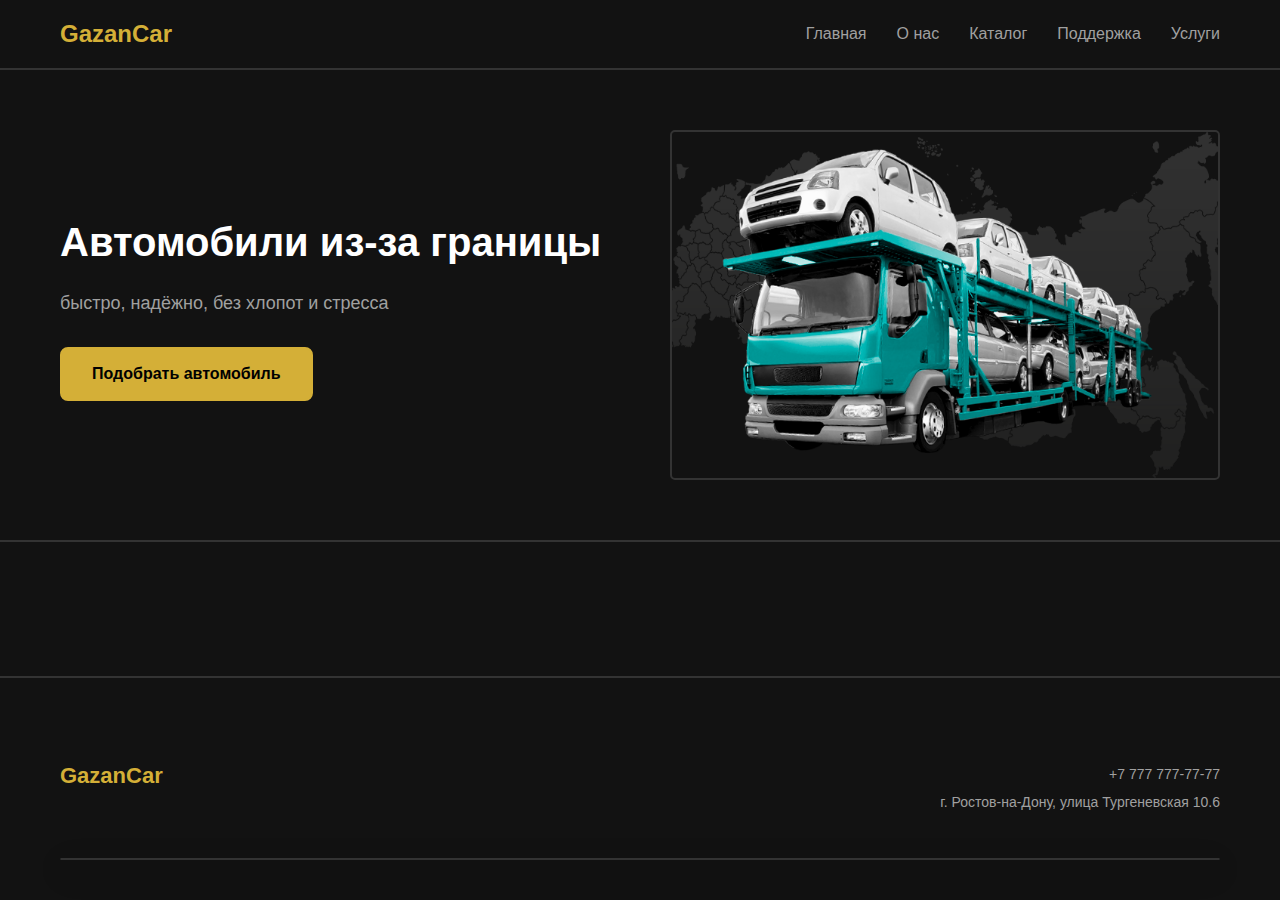
<file: index.html>
<!DOCTYPE html>
<html lang="ru">
<head>
    <meta charset="UTF-8">
    <meta name="viewport" content="width=device-width, initial-scale=1.0">
    <meta name="description" content="GazanCar — подбор и доставка автомобилей из Европы, США и Азии с полной поддержкой: подбор, проверка, доставка, оформление.">
    <meta name="keywords" content="автомобиль из европы, авто из сша, авто из азии, купить машину за границей, подбор авто, доставка авто, GazanCar">
    <title>GazanCar - Автомобили из-за границы</title>
    <link rel="stylesheet" href="css/base.css">
    <link rel="stylesheet" href="css/header.css">
    <link rel="stylesheet" href="css/hero.css">
    <link rel="stylesheet" href="css/buttons.css">
    <link rel="stylesheet" href="css/footer.css">
    <link rel="stylesheet" href="css/responsive.css">
</head>
<body class="page">
    <header class="header page__header site-header">
        <div class="container">
            <div class="header-content site-header__content">
                <div class="logo site-header__logo">GazanCar</div>
                <nav class="nav site-header__nav" aria-label="Основная навигация">
                    <a href="index.html" class="nav-link site-header__link">Главная</a>
                    <a href="about.html" class="nav-link site-header__link">О нас</a>
                    <a href="catalog.html" class="nav-link site-header__link">Каталог</a>
                    <a href="contact.html" class="nav-link site-header__link">Поддержка</a>
                    <a href="services.html" class="nav-link site-header__link">Услуги</a>
                </nav>
            </div>
        </div>
    </header>

    <main class="page__main">
        <section id="hero" class="hero page__section hero--main">
        <div class="container">
                <div class="hero-content hero__content">
                    <div class="hero-text hero__text">
                        <h1 class="hero-title hero__title">Автомобили из-за границы</h1>
                        <p class="hero-subtitle hero__subtitle">быстро, надёжно, без хлопот и стресса</p>
                    <a href="catalog.html" class="btn-primary">Подобрать автомобиль</a>
                </div>
                    <div class="hero-image hero__image">
                        <img src="cars/zastavka 3.png" alt="Автомобили из-за границы" class="hero-car-image hero__image-content">
                </div>
            </div>
        </div>
        </section>
    </main>

    <footer class="footer page__footer">
        <div class="container">
            <div class="footer-content">
                <div class="footer-logo">GazanCar</div>
                <div class="footer-contact">
                    <p>+7 777 777-77-77</p>
                    <p>г. Ростов-на-Дону, улица Тургеневская 10.6</p>
                </div>
            </div>
            <div class="footer-map">
                <div class="footer-map__frame">
                    <script type="text/javascript" charset="utf-8" async
                        src="https://api-maps.yandex.ru/services/constructor/1.0/js/?um=constructor%3A6caa7d4ef11d6cbcf8a547b01a1f49b8f861519a54999314e1cf1a58839e0409&amp;width=100%25&amp;height=300&amp;lang=ru_RU&amp;scroll=true">
                    </script>
                </div>
            </div>
        </div>
    </footer>
</body>
</html>
</file>
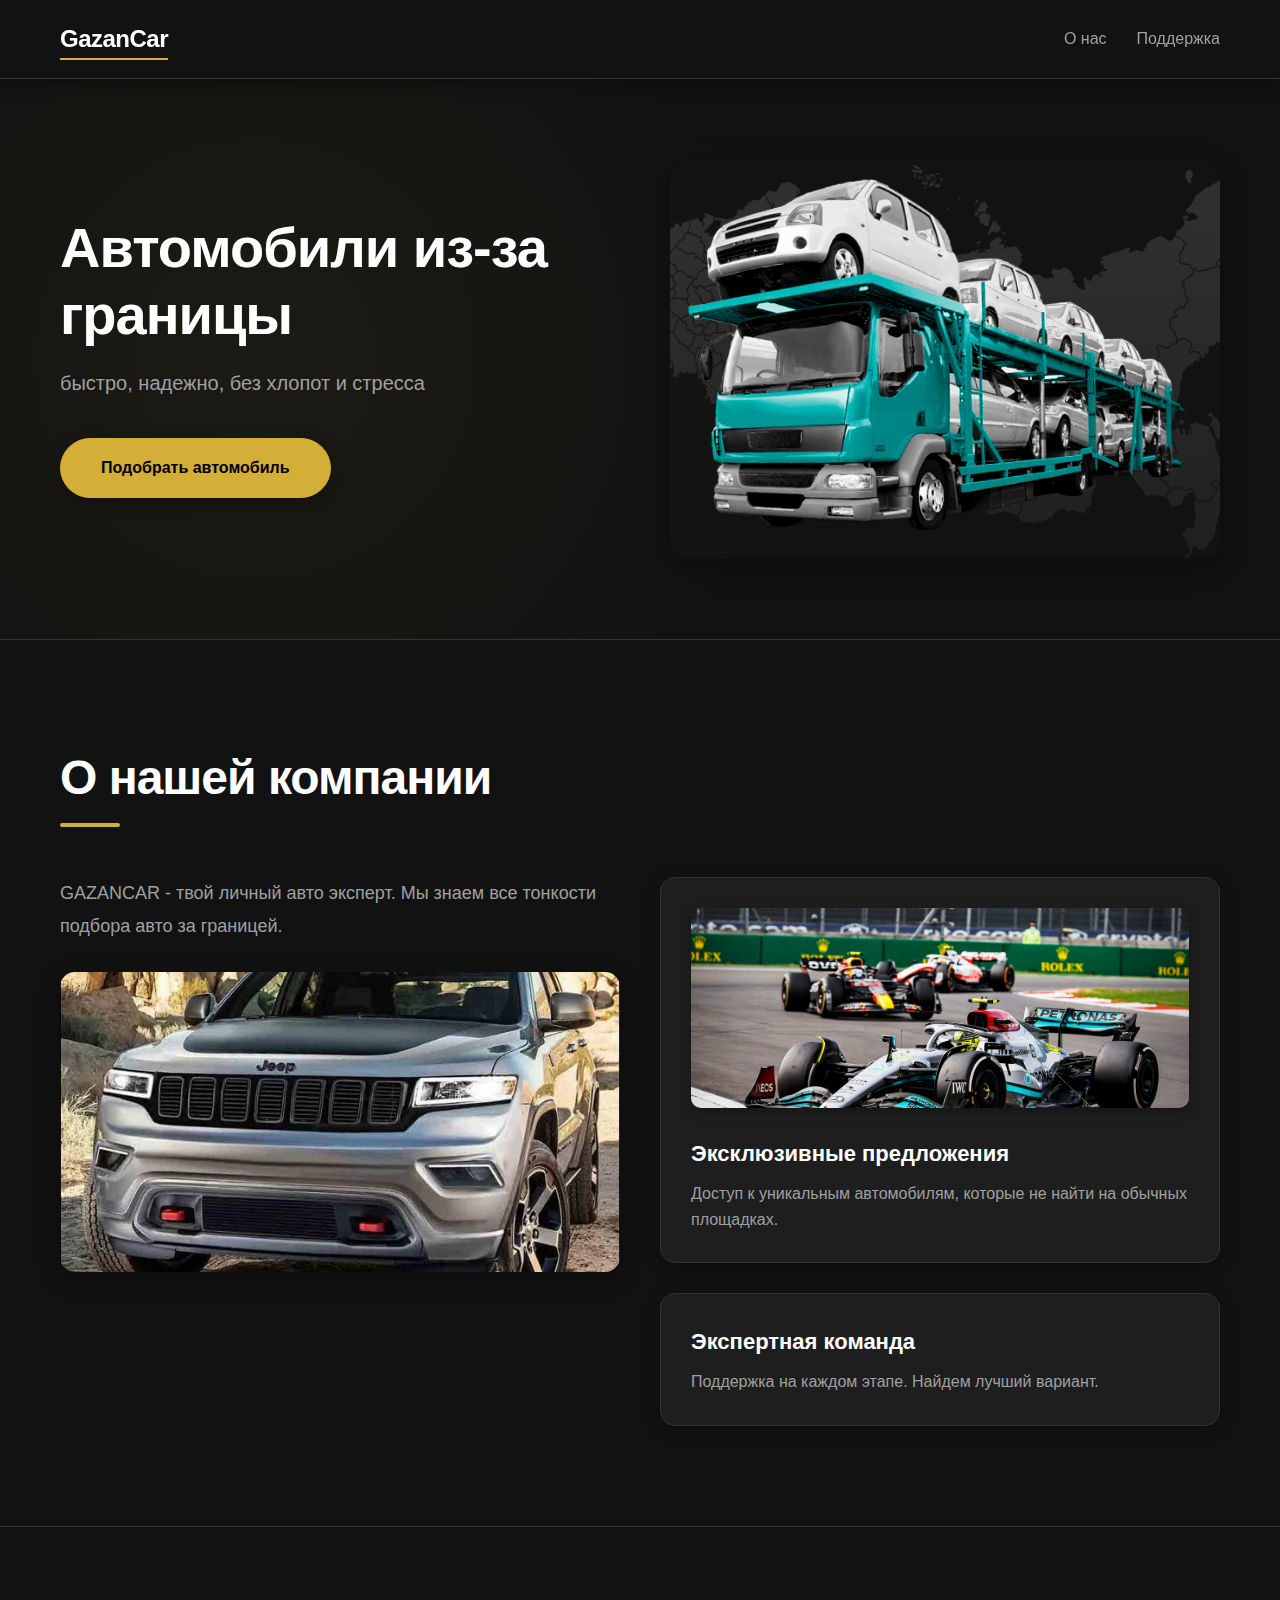
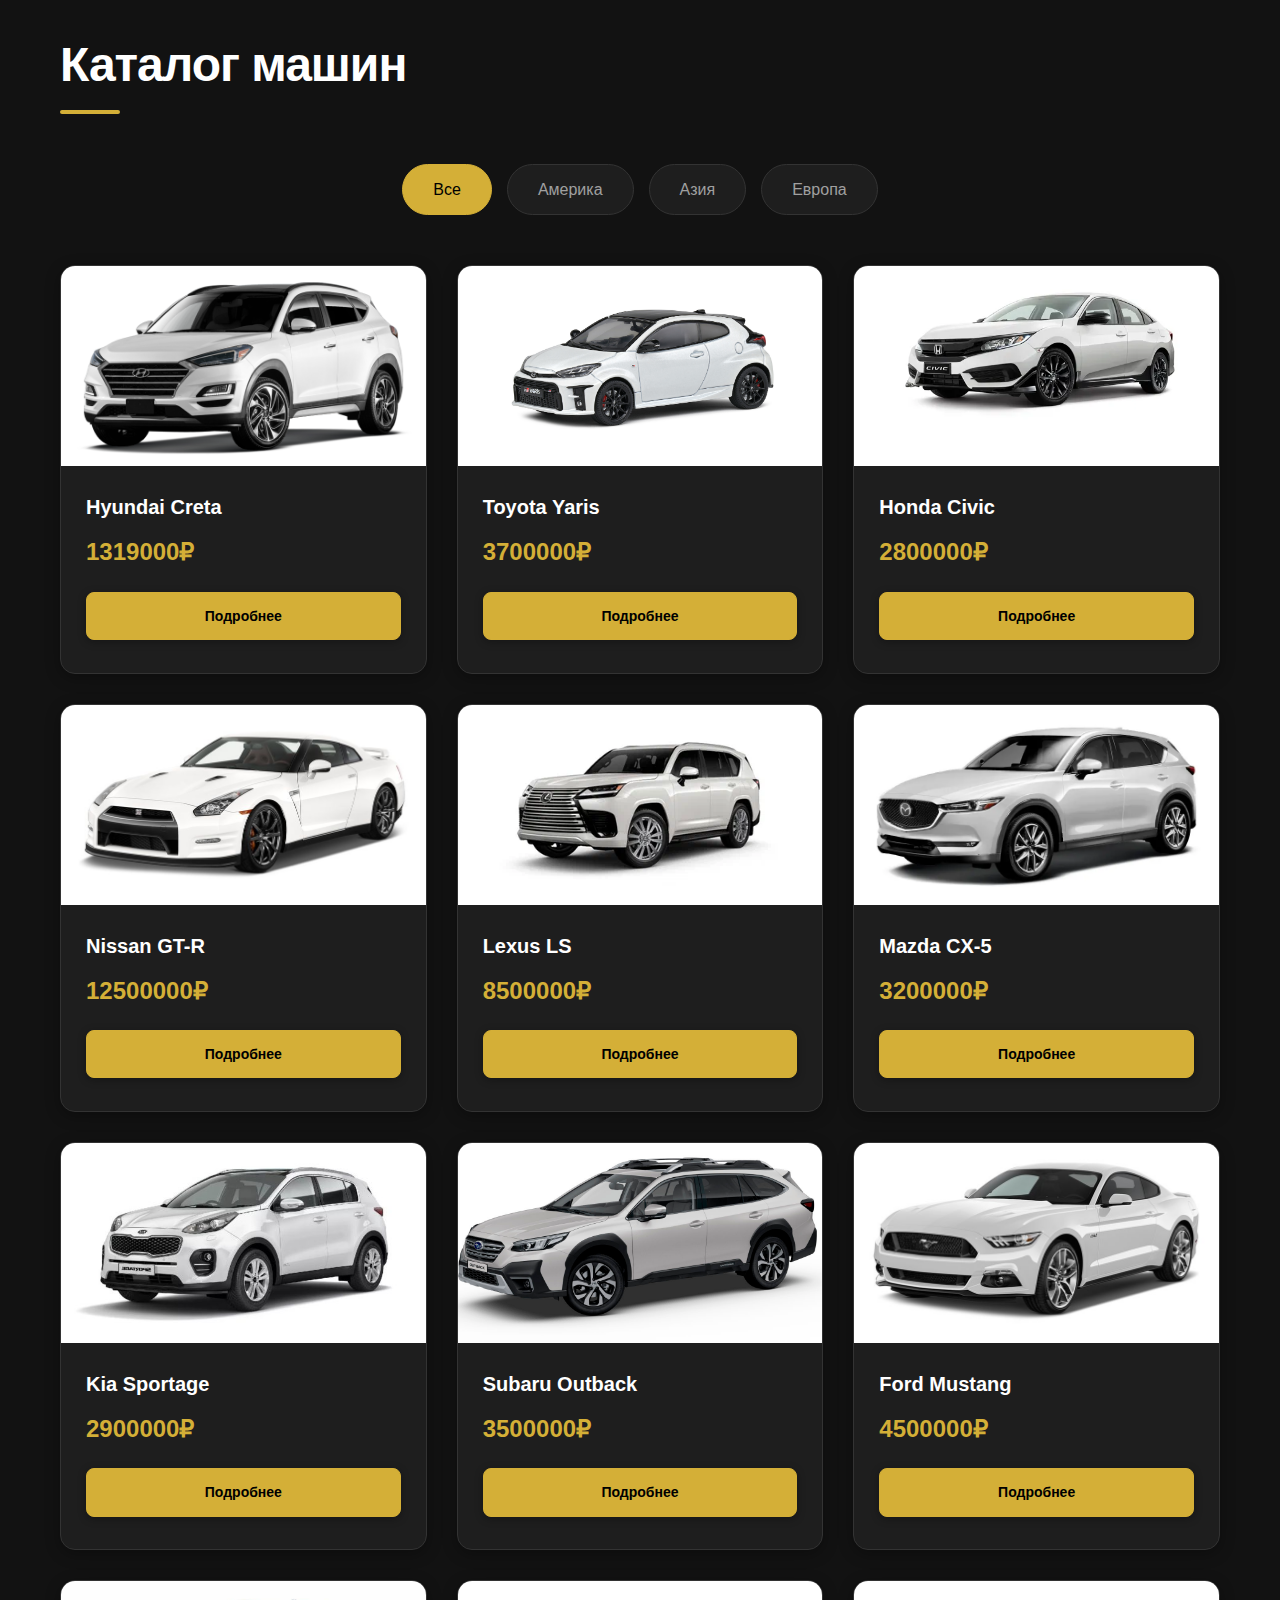
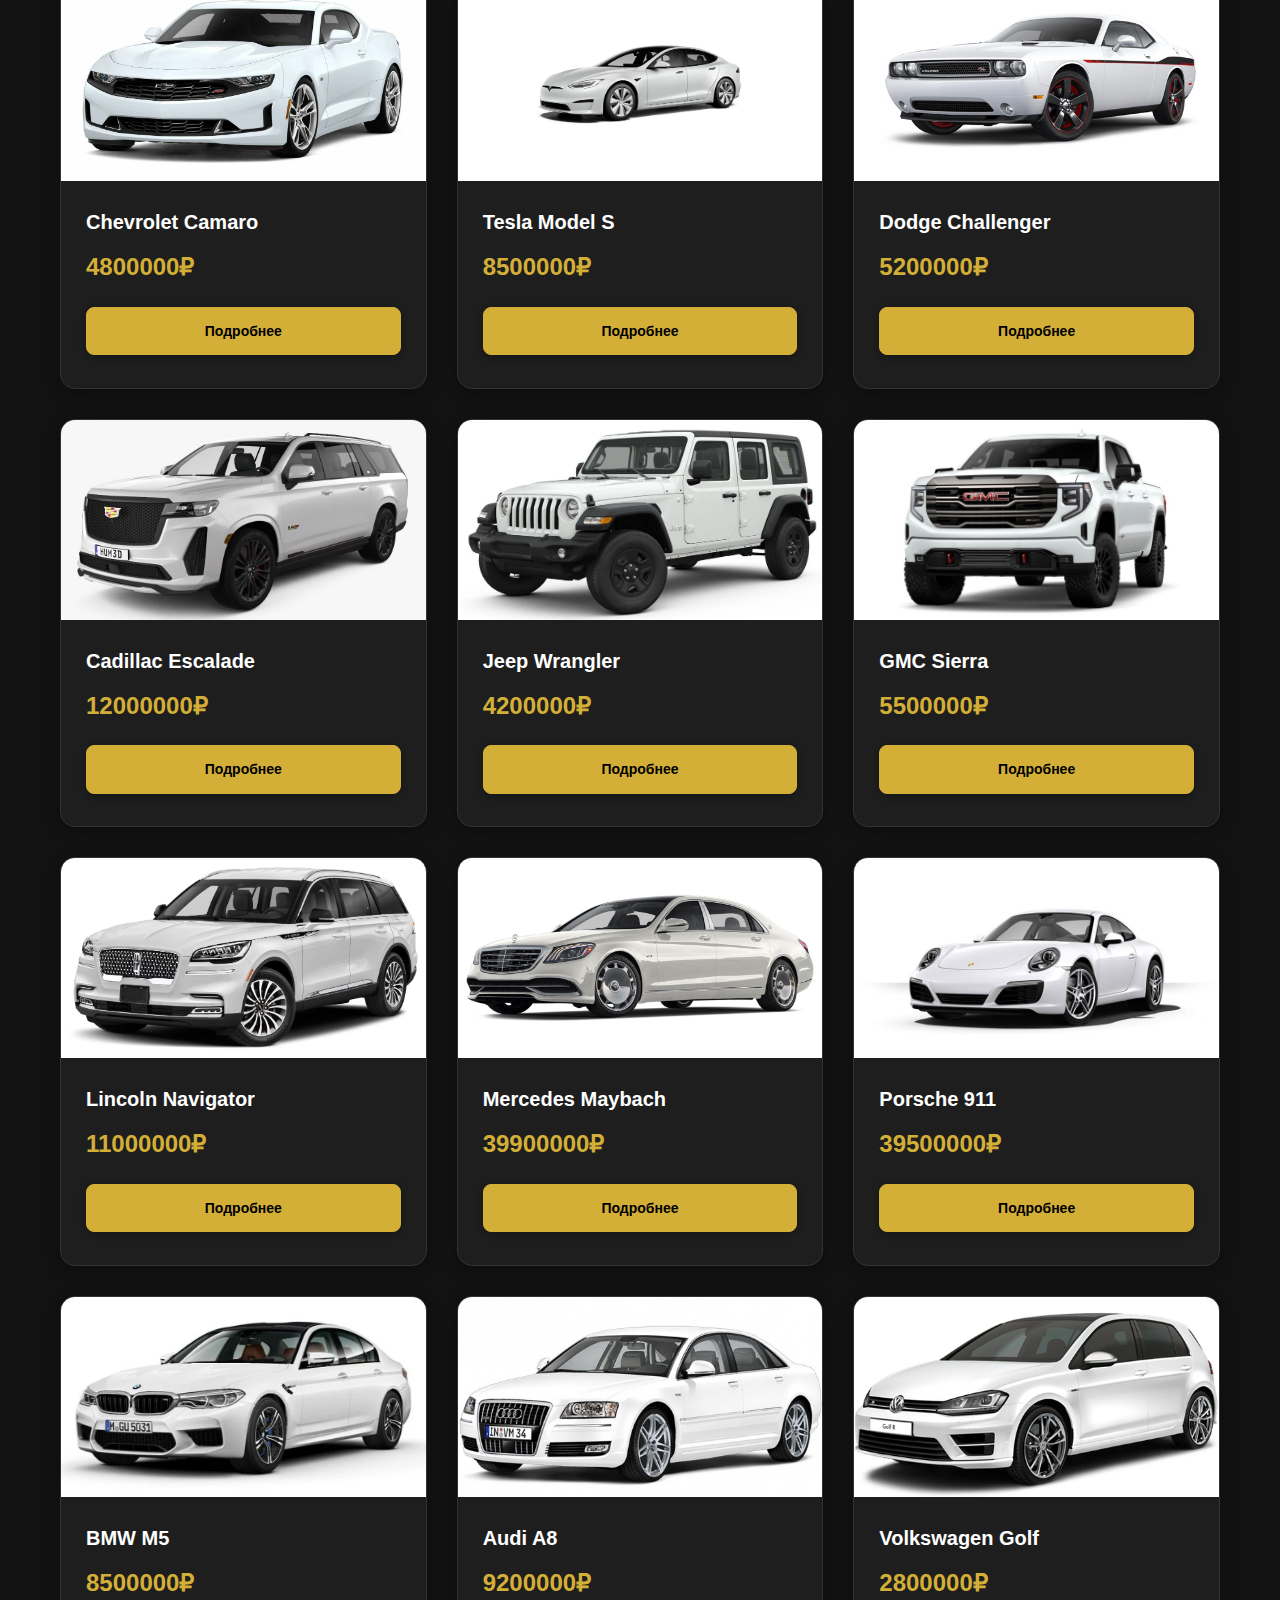
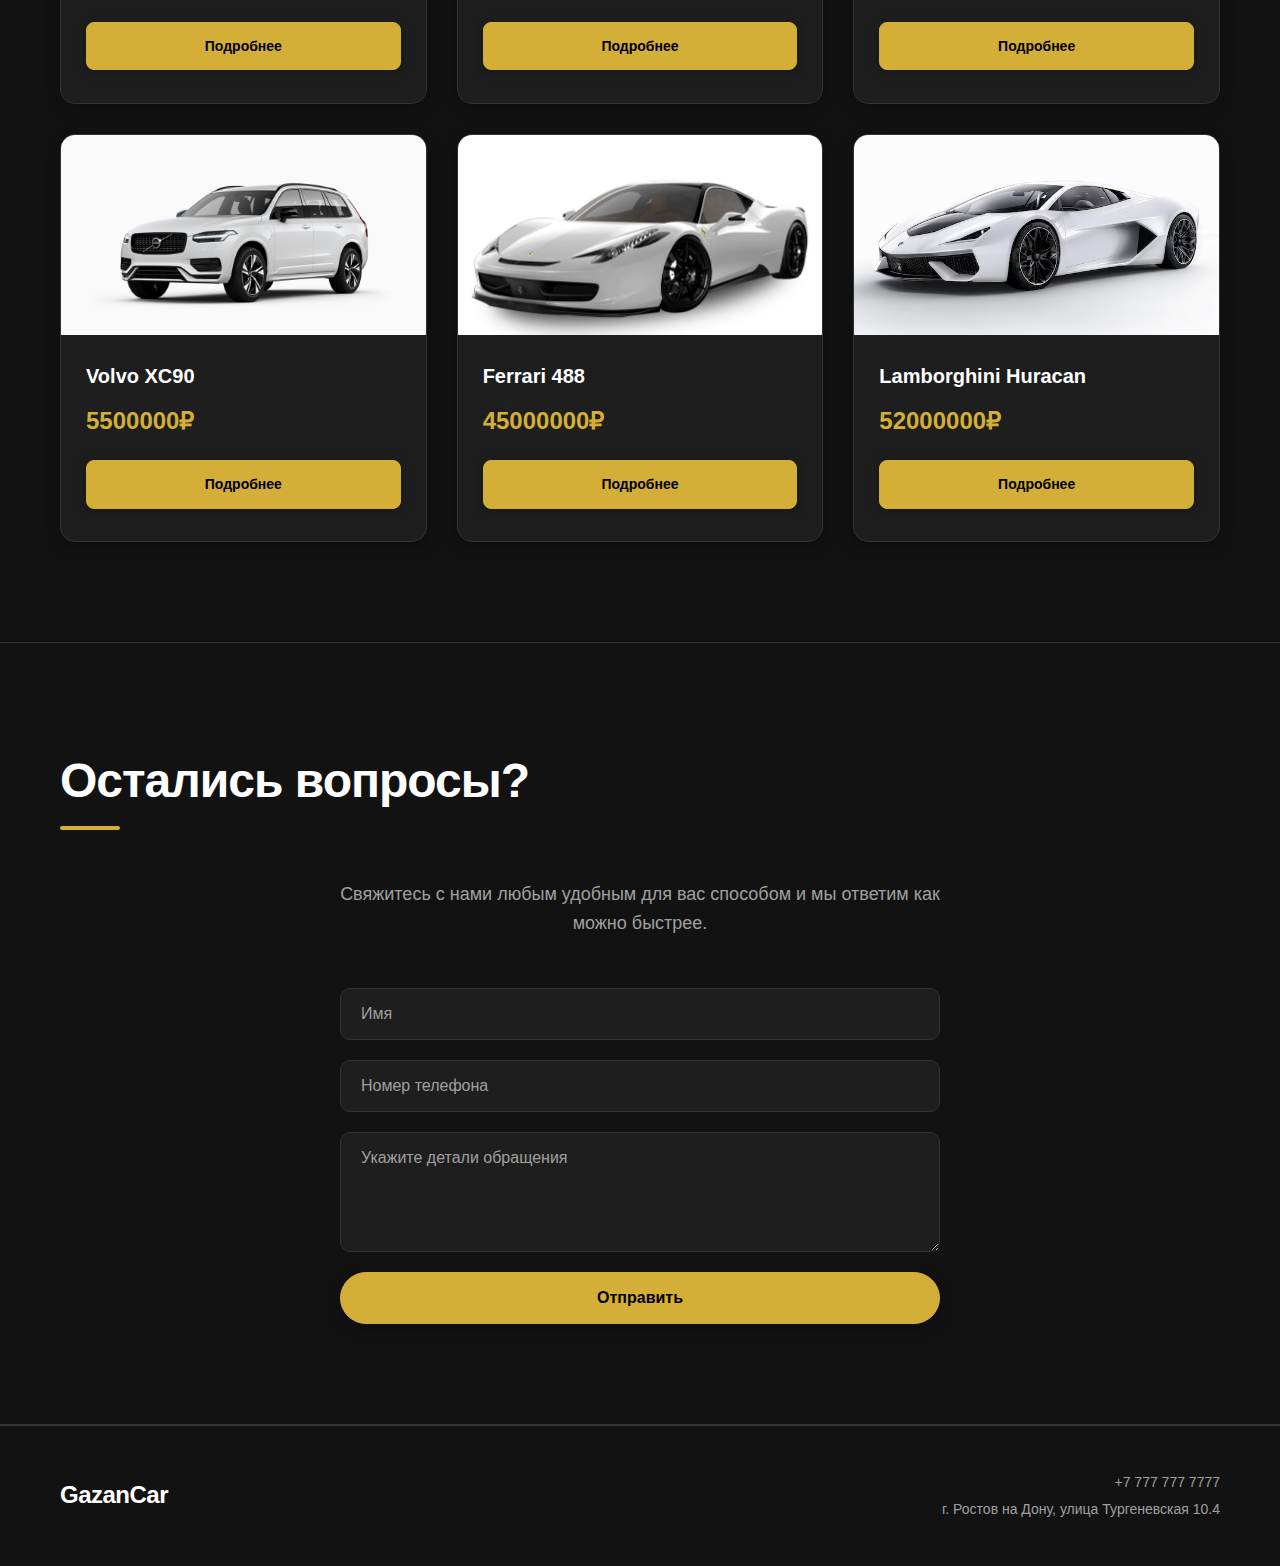
<file: site/index.html>
<!DOCTYPE html>
<html lang="ru">
<head>
    <meta charset="UTF-8">
    <meta name="viewport" content="width=device-width, initial-scale=1.0">
    <title>GazanCar - Автомобили из-за границы</title>
    <link rel="stylesheet" href="css/base.css">
    <link rel="stylesheet" href="css/header.css">
    <link rel="stylesheet" href="css/hero.css">
    <link rel="stylesheet" href="css/buttons.css">
    <link rel="stylesheet" href="css/about.css">
    <link rel="stylesheet" href="css/catalog.css">
    <link rel="stylesheet" href="css/contact.css">
    <link rel="stylesheet" href="css/footer.css">
    <link rel="stylesheet" href="css/modal.css">
    <link rel="stylesheet" href="css/responsive.css">
</head>
<body>
    <header class="header">
        <div class="container">
            <div class="header-content">
                <div class="logo">GazanCar</div>
                <nav class="nav">
                    <a href="#about" class="nav-link">О нас</a>
                    <a href="#contact" class="nav-link">Поддержка</a>
                </nav>
            </div>
        </div>
    </header>

    <section class="hero">
        <div class="container">
            <div class="hero-content">
                <div class="hero-text">
                    <h1 class="hero-title">Автомобили из-за границы</h1>
                    <p class="hero-subtitle">быстро, надежно, без хлопот и стресса</p>
                    <a href="#catalog" class="btn-primary">Подобрать автомобиль</a>
                </div>
                <div class="hero-image">
                    <img src="cars/zastavka 3.png" alt="Автомобили из-за границы" class="hero-car-image">
                </div>
            </div>
        </div>
    </section>

    <section id="about" class="about">
        <div class="container">
            <h2 class="section-title">О нашей компании</h2>
            <div class="about-content">
                <div class="about-main">
                    <p class="about-text">
                        GAZANCAR - твой личный авто эксперт. Мы знаем все тонкости подбора авто за границей.
                    </p>
                    <img src="cars/zastavka 1.jpg" alt="О нашей компании" class="about-image">
                </div>
                <div class="about-features">
                    <div class="feature-card">
                        <img src="cars/zastavka 2.jpg" alt="Эксклюзивные предложения" class="feature-image">
                        <h3>Эксклюзивные предложения</h3>
                        <p>Доступ к уникальным автомобилям, которые не найти на обычных площадках.</p>
                    </div>
                    <div class="feature-card">
                        <h3>Экспертная команда</h3>
                        <p>Поддержка на каждом этапе. Найдем лучший вариант.</p>
                    </div>
                </div>
            </div>
        </div>
    </section>

    <section id="catalog" class="catalog">
        <div class="container">
            <h2 class="section-title">Каталог машин</h2>
            <div class="catalog-filters">
                <label class="filter-btn">
                    <input type="radio" name="filter" value="all" checked>
                    <span>Все</span>
                </label>
                <label class="filter-btn">
                    <input type="radio" name="filter" value="america">
                    <span>Америка</span>
                </label>
                <label class="filter-btn">
                    <input type="radio" name="filter" value="asia">
                    <span>Азия</span>
                </label>
                <label class="filter-btn">
                    <input type="radio" name="filter" value="europe">
                    <span>Европа</span>
                </label>
            </div>
            <div class="catalog-grid">
                <div class="car-card" data-region="asia" data-car="hyundai-creta">
                    <img src="cars/hynday creta new.png" alt="Hyundai Creta" class="car-card-image" onerror="this.style.display='none'; this.nextElementSibling.style.display='block';">
                    <div class="car-card-image-placeholder" style="display:none;"></div>
                    <div class="car-card-info">
                        <h3 class="car-name">Hyundai Creta</h3>
                        <p class="car-price">1319000₽</p>
                        <a href="#modal-hyundai-creta" class="btn-secondary">Подробнее</a>
                    </div>
                </div>
                <div class="car-card" data-region="asia" data-car="toyota-yaris">
                    <img src="cars/toyota yaris.jpg" alt="Toyota Yaris" class="car-card-image" onerror="this.style.display='none'; this.nextElementSibling.style.display='block';">
                    <div class="car-card-image-placeholder" style="display:none;"></div>
                    <div class="car-card-info">
                        <h3 class="car-name">Toyota Yaris</h3>
                        <p class="car-price">3700000₽</p>
                        <a href="#modal-toyota-yaris" class="btn-secondary">Подробнее</a>
                    </div>
                </div>
                <div class="car-card" data-region="asia" data-car="honda-civic">
                    <img src="cars/honda-civik.webp" alt="Honda Civic" class="car-card-image" onerror="this.style.display='none'; this.nextElementSibling.style.display='block';">
                    <div class="car-card-image-placeholder" style="display:none;"></div>
                    <div class="car-card-info">
                        <h3 class="car-name">Honda Civic</h3>
                        <p class="car-price">2800000₽</p>
                        <a href="#modal-honda-civic" class="btn-secondary">Подробнее</a>
                    </div>
                </div>
                <div class="car-card" data-region="asia" data-car="nissan-gtr">
                    <img src="cars/nissan gt-r.png" alt="Nissan GT-R" class="car-card-image" onerror="this.style.display='none'; this.nextElementSibling.style.display='block';">
                    <div class="car-card-image-placeholder" style="display:none;"></div>
                    <div class="car-card-info">
                        <h3 class="car-name">Nissan GT-R</h3>
                        <p class="car-price">12500000₽</p>
                        <a href="#modal-nissan-gtr" class="btn-secondary">Подробнее</a>
                    </div>
                </div>
                <div class="car-card" data-region="asia" data-car="lexus-ls">
                    <img src="cars/lexus lx.webp" alt="Lexus LS" class="car-card-image" onerror="this.style.display='none'; this.nextElementSibling.style.display='block';">
                    <div class="car-card-image-placeholder" style="display:none;"></div>
                    <div class="car-card-info">
                        <h3 class="car-name">Lexus LS</h3>
                        <p class="car-price">8500000₽</p>
                        <a href="#modal-lexus-ls" class="btn-secondary">Подробнее</a>
                    </div>
                </div>
                <div class="car-card" data-region="asia" data-car="mazda-cx5">
                    <img src="cars/mazda cx-5.webp" alt="Mazda CX-5" class="car-card-image" onerror="this.style.display='none'; this.nextElementSibling.style.display='block';">
                    <div class="car-card-image-placeholder" style="display:none;"></div>
                    <div class="car-card-info">
                        <h3 class="car-name">Mazda CX-5</h3>
                        <p class="car-price">3200000₽</p>
                        <a href="#modal-mazda-cx5" class="btn-secondary">Подробнее</a>
                    </div>
                </div>
                <div class="car-card" data-region="asia" data-car="kia-sportage">
                    <img src="cars/kia sportage.jpg" alt="Kia Sportage" class="car-card-image" onerror="this.style.display='none'; this.nextElementSibling.style.display='block';">
                    <div class="car-card-image-placeholder" style="display:none;"></div>
                    <div class="car-card-info">
                        <h3 class="car-name">Kia Sportage</h3>
                        <p class="car-price">2900000₽</p>
                        <a href="#modal-kia-sportage" class="btn-secondary">Подробнее</a>
                    </div>
                </div>
                <div class="car-card" data-region="asia" data-car="subaru-outback">
                    <img src="cars/subaru outback.jpg" alt="Subaru Outback" class="car-card-image" onerror="this.style.display='none'; this.nextElementSibling.style.display='block';">
                    <div class="car-card-image-placeholder" style="display:none;"></div>
                    <div class="car-card-info">
                        <h3 class="car-name">Subaru Outback</h3>
                        <p class="car-price">3500000₽</p>
                        <a href="#modal-subaru-outback" class="btn-secondary">Подробнее</a>
                    </div>
                </div>
                
                <div class="car-card" data-region="america" data-car="ford-mustang">
                    <img src="cars/ford mustang.jpg" alt="Ford Mustang" class="car-card-image" onerror="this.style.display='none'; this.nextElementSibling.style.display='block';">
                    <div class="car-card-image-placeholder" style="display:none;"></div>
                    <div class="car-card-info">
                        <h3 class="car-name">Ford Mustang</h3>
                        <p class="car-price">4500000₽</p>
                        <a href="#modal-ford-mustang" class="btn-secondary">Подробнее</a>
                    </div>
                </div>
                <div class="car-card" data-region="america" data-car="chevrolet-camaro">
                    <img src="cars/chevrolet camaro.webp" alt="Chevrolet Camaro" class="car-card-image" onerror="this.style.display='none'; this.nextElementSibling.style.display='block';">
                    <div class="car-card-image-placeholder" style="display:none;"></div>
                    <div class="car-card-info">
                        <h3 class="car-name">Chevrolet Camaro</h3>
                        <p class="car-price">4800000₽</p>
                        <a href="#modal-chevrolet-camaro" class="btn-secondary">Подробнее</a>
                    </div>
                </div>
                <div class="car-card" data-region="america" data-car="tesla-model-s">
                    <img src="cars/tesla model s.jpg" alt="Tesla Model S" class="car-card-image" onerror="this.style.display='none'; this.nextElementSibling.style.display='block';">
                    <div class="car-card-image-placeholder" style="display:none;"></div>
                    <div class="car-card-info">
                        <h3 class="car-name">Tesla Model S</h3>
                        <p class="car-price">8500000₽</p>
                        <a href="#modal-tesla-model-s" class="btn-secondary">Подробнее</a>
                    </div>
                </div>
                <div class="car-card" data-region="america" data-car="dodge-challenger">
                    <img src="cars/Dodge Challenger.jpg" alt="Dodge Challenger" class="car-card-image" onerror="this.style.display='none'; this.nextElementSibling.style.display='block';">
                    <div class="car-card-image-placeholder" style="display:none;"></div>
                    <div class="car-card-info">
                        <h3 class="car-name">Dodge Challenger</h3>
                        <p class="car-price">5200000₽</p>
                        <a href="#modal-dodge-challenger" class="btn-secondary">Подробнее</a>
                    </div>
                </div>
                <div class="car-card" data-region="america" data-car="cadillac-escalade">
                    <img src="cars/Cadillac Escalade.jpg" alt="Cadillac Escalade" class="car-card-image" onerror="this.style.display='none'; this.nextElementSibling.style.display='block';">
                    <div class="car-card-image-placeholder" style="display:none;"></div>
                    <div class="car-card-info">
                        <h3 class="car-name">Cadillac Escalade</h3>
                        <p class="car-price">12000000₽</p>
                        <a href="#modal-cadillac-escalade" class="btn-secondary">Подробнее</a>
                    </div>
                </div>
                <div class="car-card" data-region="america" data-car="jeep-wrangler">
                    <img src="cars/Jeep Wrangler.webp" alt="Jeep Wrangler" class="car-card-image" onerror="this.style.display='none'; this.nextElementSibling.style.display='block';">
                    <div class="car-card-image-placeholder" style="display:none;"></div>
                    <div class="car-card-info">
                        <h3 class="car-name">Jeep Wrangler</h3>
                        <p class="car-price">4200000₽</p>
                        <a href="#modal-jeep-wrangler" class="btn-secondary">Подробнее</a>
                    </div>
                </div>
                <div class="car-card" data-region="america" data-car="gmc-sierra">
                    <img src="cars/GMC Sierra.jpg" alt="GMC Sierra" class="car-card-image" onerror="this.style.display='none'; this.nextElementSibling.style.display='block';">
                    <div class="car-card-image-placeholder" style="display:none;"></div>
                    <div class="car-card-info">
                        <h3 class="car-name">GMC Sierra</h3>
                        <p class="car-price">5500000₽</p>
                        <a href="#modal-gmc-sierra" class="btn-secondary">Подробнее</a>
                    </div>
                </div>
                <div class="car-card" data-region="america" data-car="lincoln-navigator">
                    <img src="cars/linkoln navigator.avif" alt="Lincoln Navigator" class="car-card-image" onerror="this.style.display='none'; this.nextElementSibling.style.display='block';">
                    <div class="car-card-image-placeholder" style="display:none;"></div>
                    <div class="car-card-info">
                        <h3 class="car-name">Lincoln Navigator</h3>
                        <p class="car-price">11000000₽</p>
                        <a href="#modal-lincoln-navigator" class="btn-secondary">Подробнее</a>
                    </div>
                </div>
                
                <div class="car-card" data-region="europe" data-car="mercedes-maybach">
                    <img src="cars/Mercedes Maybach.jpeg" alt="Mercedes Maybach" class="car-card-image" onerror="this.style.display='none'; this.nextElementSibling.style.display='block';">
                    <div class="car-card-image-placeholder" style="display:none;"></div>
                    <div class="car-card-info">
                        <h3 class="car-name">Mercedes Maybach</h3>
                        <p class="car-price">39900000₽</p>
                        <a href="#modal-mercedes-maybach" class="btn-secondary">Подробнее</a>
                    </div>
                </div>
                <div class="car-card" data-region="europe" data-car="porsche-911">
                    <img src="cars/Porsche 911.jpg" alt="Porsche 911" class="car-card-image" onerror="this.style.display='none'; this.nextElementSibling.style.display='block';">
                    <div class="car-card-image-placeholder" style="display:none;"></div>
                    <div class="car-card-info">
                        <h3 class="car-name">Porsche 911</h3>
                        <p class="car-price">39500000₽</p>
                        <a href="#modal-porsche-911" class="btn-secondary">Подробнее</a>
                    </div>
                </div>
                <div class="car-card" data-region="europe" data-car="bmw-m5">
                    <img src="cars/BMW M5.webp" alt="BMW M5" class="car-card-image" onerror="this.style.display='none'; this.nextElementSibling.style.display='block';">
                    <div class="car-card-image-placeholder" style="display:none;"></div>
                    <div class="car-card-info">
                        <h3 class="car-name">BMW M5</h3>
                        <p class="car-price">8500000₽</p>
                        <a href="#modal-bmw-m5" class="btn-secondary">Подробнее</a>
                    </div>
                </div>
                <div class="car-card" data-region="europe" data-car="audi-a8">
                    <img src="cars/Audi A8.jpeg" alt="Audi A8" class="car-card-image" onerror="this.style.display='none'; this.nextElementSibling.style.display='block';">
                    <div class="car-card-image-placeholder" style="display:none;"></div>
                    <div class="car-card-info">
                        <h3 class="car-name">Audi A8</h3>
                        <p class="car-price">9200000₽</p>
                        <a href="#modal-audi-a8" class="btn-secondary">Подробнее</a>
                    </div>
                </div>
                <div class="car-card" data-region="europe" data-car="volkswagen-golf">
                    <img src="cars/Volkswagen Golf.png" alt="Volkswagen Golf" class="car-card-image" onerror="this.style.display='none'; this.nextElementSibling.style.display='block';">
                    <div class="car-card-image-placeholder" style="display:none;"></div>
                    <div class="car-card-info">
                        <h3 class="car-name">Volkswagen Golf</h3>
                        <p class="car-price">2800000₽</p>
                        <a href="#modal-volkswagen-golf" class="btn-secondary">Подробнее</a>
                    </div>
                </div>
                <div class="car-card" data-region="europe" data-car="volvo-xc90">
                    <img src="cars/Volvo XC90.jpg" alt="Volvo XC90" class="car-card-image" onerror="this.style.display='none'; this.nextElementSibling.style.display='block';">
                    <div class="car-card-image-placeholder" style="display:none;"></div>
                    <div class="car-card-info">
                        <h3 class="car-name">Volvo XC90</h3>
                        <p class="car-price">5500000₽</p>
                        <a href="#modal-volvo-xc90" class="btn-secondary">Подробнее</a>
                    </div>
                </div>
                <div class="car-card" data-region="europe" data-car="ferrari-488">
                    <img src="cars/Ferrari 488.jpg" alt="Ferrari 488" class="car-card-image" onerror="this.style.display='none'; this.nextElementSibling.style.display='block';">
                    <div class="car-card-image-placeholder" style="display:none;"></div>
                    <div class="car-card-info">
                        <h3 class="car-name">Ferrari 488</h3>
                        <p class="car-price">45000000₽</p>
                        <a href="#modal-ferrari-488" class="btn-secondary">Подробнее</a>
                    </div>
                </div>
                <div class="car-card" data-region="europe" data-car="lamborghini-huracan">
                    <img src="cars/Lamborghini Huracan.avif" alt="Lamborghini Huracan" class="car-card-image" onerror="this.style.display='none'; this.nextElementSibling.style.display='block';">
                    <div class="car-card-image-placeholder" style="display:none;"></div>
                    <div class="car-card-info">
                        <h3 class="car-name">Lamborghini Huracan</h3>
                        <p class="car-price">52000000₽</p>
                        <a href="#modal-lamborghini-huracan" class="btn-secondary">Подробнее</a>
                    </div>
                </div>
            </div>
        </div>
    </section>

    <section id="contact" class="contact">
        <div class="container">
            <h2 class="section-title">Остались вопросы?</h2>
            <p class="contact-description">
                Свяжитесь с нами любым удобным для вас способом и мы ответим как можно быстрее.
            </p>
            <form class="contact-form">
                <input type="text" class="form-input" placeholder="Имя" required>
                <input type="tel" class="form-input" placeholder="Номер телефона" required>
                <textarea class="form-textarea" placeholder="Укажите детали обращения" rows="4" required></textarea>
                <button type="submit" class="btn-primary">Отправить</button>
            </form>
        </div>
    </section>

    <footer class="footer">
        <div class="container">
            <div class="footer-content">
                <div class="footer-logo">GazanCar</div>
                <div class="footer-contact">
                    <p>+7 777 777 7777</p>
                    <p>г. Ростов на Дону, улица Тургеневская 10.4</p>
                </div>
            </div>
        </div>
    </footer>

    <div id="modal-hyundai-creta" class="modal">
        <div class="modal-content">
            <a href="#" class="modal-close">&times;</a>
            <div class="modal-body">
                <img src="cars/hynday creta new.png" alt="Hyundai Creta" class="modal-car-image" onerror="this.style.display='none';">
                <div class="modal-car-details">
                    <h2 class="modal-car-name">Hyundai Creta</h2>
                    <p class="modal-car-price">1319000₽</p>
                    <p class="modal-car-region">Регион: Азия</p>
                    <p class="modal-car-description">Компактный кроссовер с современным дизайном и отличной проходимостью. Идеален для городских поездок и загородных путешествий.</p>
                    <div class="modal-specs">
                        <h3>Характеристики:</h3>
                        <ul class="specs-list">
                            <li><strong>Двигатель:</strong> 2.0 л, 150 л.с.</li>
                            <li><strong>Коробка передач:</strong> Автоматическая</li>
                            <li><strong>Привод:</strong> Передний</li>
                            <li><strong>Расход топлива:</strong> 7.5 л/100км</li>
                            <li><strong>Год выпуска:</strong> 2023</li>
                            <li><strong>Пробег:</strong> 0 км</li>
                            <li><strong>Цвет:</strong> Белый</li>
                        </ul>
                    </div>
                </div>
            </div>
        </div>
    </div>

    <div id="modal-toyota-yaris" class="modal">
        <div class="modal-content">
            <a href="#" class="modal-close">&times;</a>
            <div class="modal-body">
                <img src="cars/toyota yaris.jpg" alt="Toyota Yaris" class="modal-car-image" onerror="this.style.display='none';">
                <div class="modal-car-details">
                    <h2 class="modal-car-name">Toyota Yaris</h2>
                    <p class="modal-car-price">3700000₽</p>
                    <p class="modal-car-region">Регион: Азия</p>
                    <p class="modal-car-description">Экономичный и надежный городской хэтчбек с отличной маневренностью и низким расходом топлива.</p>
                    <div class="modal-specs">
                        <h3>Характеристики:</h3>
                        <ul class="specs-list">
                            <li><strong>Двигатель:</strong> 1.5 л, 110 л.с.</li>
                            <li><strong>Коробка передач:</strong> Вариатор</li>
                            <li><strong>Привод:</strong> Передний</li>
                            <li><strong>Расход топлива:</strong> 5.2 л/100км</li>
                            <li><strong>Год выпуска:</strong> 2024</li>
                            <li><strong>Пробег:</strong> 0 км</li>
                            <li><strong>Цвет:</strong> Черный</li>
                        </ul>
                    </div>
                </div>
            </div>
        </div>
    </div>

    <div id="modal-honda-civic" class="modal">
        <div class="modal-content">
            <a href="#" class="modal-close">&times;</a>
            <div class="modal-body">
                <img src="cars/honda-civik.webp" alt="Honda Civic" class="modal-car-image" onerror="this.style.display='none';">
                <div class="modal-car-details">
                    <h2 class="modal-car-name">Honda Civic</h2>
                    <p class="modal-car-price">2800000₽</p>
                    <p class="modal-car-region">Регион: Азия</p>
                    <p class="modal-car-description">Спортивный седан с турбированным двигателем и динамичным характером. Отличный выбор для любителей активной езды.</p>
                    <div class="modal-specs">
                        <h3>Характеристики:</h3>
                        <ul class="specs-list">
                            <li><strong>Двигатель:</strong> 1.5 л Turbo, 182 л.с.</li>
                            <li><strong>Коробка передач:</strong> Вариатор</li>
                            <li><strong>Привод:</strong> Передний</li>
                            <li><strong>Расход топлива:</strong> 6.5 л/100км</li>
                            <li><strong>Год выпуска:</strong> 2023</li>
                            <li><strong>Пробег:</strong> 5000 км</li>
                            <li><strong>Цвет:</strong> Серый</li>
                        </ul>
                    </div>
                </div>
            </div>
        </div>
    </div>

    <div id="modal-nissan-gtr" class="modal">
        <div class="modal-content">
            <a href="#" class="modal-close">&times;</a>
            <div class="modal-body">
                <img src="cars/nissan gt-r.png" alt="Nissan GT-R" class="modal-car-image" onerror="this.style.display='none';">
                <div class="modal-car-details">
                    <h2 class="modal-car-name">Nissan GT-R</h2>
                    <p class="modal-car-price">12500000₽</p>
                    <p class="modal-car-region">Регион: Азия</p>
                    <p class="modal-car-description">Легендарный суперкар с невероятной мощностью и технологиями. Истинная японская инженерия в действии.</p>
                    <div class="modal-specs">
                        <h3>Характеристики:</h3>
                        <ul class="specs-list">
                            <li><strong>Двигатель:</strong> 3.8 л V6 Twin Turbo, 600 л.с.</li>
                            <li><strong>Коробка передач:</strong> Робот (6 ступеней)</li>
                            <li><strong>Привод:</strong> Полный</li>
                            <li><strong>Разгон до 100:</strong> 2.7 сек</li>
                            <li><strong>Максимальная скорость:</strong> 315 км/ч</li>
                            <li><strong>Год выпуска:</strong> 2023</li>
                            <li><strong>Пробег:</strong> 1000 км</li>
                            <li><strong>Цвет:</strong> Серебристый</li>
                        </ul>
                    </div>
                </div>
            </div>
        </div>
    </div>

    <div id="modal-lexus-ls" class="modal">
        <div class="modal-content">
            <a href="#" class="modal-close">&times;</a>
            <div class="modal-body">
                <img src="cars/lexus lx.webp" alt="Lexus LS" class="modal-car-image" onerror="this.style.display='none';">
                <div class="modal-car-details">
                    <h2 class="modal-car-name">Lexus LS</h2>
                    <p class="modal-car-price">8500000₽</p>
                    <p class="modal-car-region">Регион: Азия</p>
                    <p class="modal-car-description">Роскошный седан премиум-класса с гибридной силовой установкой и максимальным комфортом.</p>
                    <div class="modal-specs">
                        <h3>Характеристики:</h3>
                        <ul class="specs-list">
                            <li><strong>Двигатель:</strong> 3.5 л V6 Hybrid, 359 л.с.</li>
                            <li><strong>Коробка передач:</strong> Автоматическая (10 ступеней)</li>
                            <li><strong>Привод:</strong> Задний</li>
                            <li><strong>Расход топлива:</strong> 6.5 л/100км</li>
                            <li><strong>Год выпуска:</strong> 2024</li>
                            <li><strong>Пробег:</strong> 0 км</li>
                            <li><strong>Цвет:</strong> Черный</li>
                        </ul>
                    </div>
                </div>
            </div>
        </div>
    </div>

    <div id="modal-mazda-cx5" class="modal">
        <div class="modal-content">
            <a href="#" class="modal-close">&times;</a>
            <div class="modal-body">
                <img src="cars/mazda cx-5.webp" alt="Mazda CX-5" class="modal-car-image" onerror="this.style.display='none';">
                <div class="modal-car-details">
                    <h2 class="modal-car-name">Mazda CX-5</h2>
                    <p class="modal-car-price">3200000₽</p>
                    <p class="modal-car-region">Регион: Азия</p>
                    <p class="modal-car-description">Стильный кроссовер с отличной управляемостью и качественной отделкой салона.</p>
                    <div class="modal-specs">
                        <h3>Характеристики:</h3>
                        <ul class="specs-list">
                            <li><strong>Двигатель:</strong> 2.5 л, 192 л.с.</li>
                            <li><strong>Коробка передач:</strong> Автоматическая</li>
                            <li><strong>Привод:</strong> Полный</li>
                            <li><strong>Расход топлива:</strong> 7.8 л/100км</li>
                            <li><strong>Год выпуска:</strong> 2023</li>
                            <li><strong>Пробег:</strong> 8000 км</li>
                            <li><strong>Цвет:</strong> Красный</li>
                        </ul>
                    </div>
                </div>
            </div>
        </div>
    </div>

    <div id="modal-kia-sportage" class="modal">
        <div class="modal-content">
            <a href="#" class="modal-close">&times;</a>
            <div class="modal-body">
                <img src="cars/kia sportage.jpg" alt="Kia Sportage" class="modal-car-image" onerror="this.style.display='none';">
                <div class="modal-car-details">
                    <h2 class="modal-car-name">Kia Sportage</h2>
                    <p class="modal-car-price">2900000₽</p>
                    <p class="modal-car-region">Регион: Азия</p>
                    <p class="modal-car-description">Практичный и надежный кроссовер с просторным салоном и богатой комплектацией.</p>
                    <div class="modal-specs">
                        <h3>Характеристики:</h3>
                        <ul class="specs-list">
                            <li><strong>Двигатель:</strong> 2.0 л, 150 л.с.</li>
                            <li><strong>Коробка передач:</strong> Автоматическая</li>
                            <li><strong>Привод:</strong> Полный</li>
                            <li><strong>Расход топлива:</strong> 8.0 л/100км</li>
                            <li><strong>Год выпуска:</strong> 2023</li>
                            <li><strong>Пробег:</strong> 12000 км</li>
                            <li><strong>Цвет:</strong> Белый</li>
                        </ul>
                    </div>
                </div>
            </div>
        </div>
    </div>

    <div id="modal-subaru-outback" class="modal">
        <div class="modal-content">
            <a href="#" class="modal-close">&times;</a>
            <div class="modal-body">
                <img src="cars/subaru outback.jpg" alt="Subaru Outback" class="modal-car-image" onerror="this.style.display='none';">
                <div class="modal-car-details">
                    <h2 class="modal-car-name">Subaru Outback</h2>
                    <p class="modal-car-price">3500000₽</p>
                    <p class="modal-car-region">Регион: Азия</p>
                    <p class="modal-car-description">Универсал с постоянным полным приводом и отличной проходимостью для любых дорог.</p>
                    <div class="modal-specs">
                        <h3>Характеристики:</h3>
                        <ul class="specs-list">
                            <li><strong>Двигатель:</strong> 2.5 л, 182 л.с.</li>
                            <li><strong>Коробка передач:</strong> Вариатор</li>
                            <li><strong>Привод:</strong> Полный</li>
                            <li><strong>Расход топлива:</strong> 7.3 л/100км</li>
                            <li><strong>Год выпуска:</strong> 2023</li>
                            <li><strong>Пробег:</strong> 15000 км</li>
                            <li><strong>Цвет:</strong> Синий</li>
                        </ul>
                    </div>
                </div>
            </div>
        </div>
    </div>

    <div id="modal-ford-mustang" class="modal">
        <div class="modal-content">
            <a href="#" class="modal-close">&times;</a>
            <div class="modal-body">
                <img src="cars/ford mustang.jpg" alt="Ford Mustang" class="modal-car-image" onerror="this.style.display='none';">
                <div class="modal-car-details">
                    <h2 class="modal-car-name">Ford Mustang</h2>
                    <p class="modal-car-price">4500000₽</p>
                    <p class="modal-car-region">Регион: Америка</p>
                    <p class="modal-car-description">Легендарный американский мускул-кар с мощным V8 двигателем и агрессивным дизайном.</p>
                    <div class="modal-specs">
                        <h3>Характеристики:</h3>
                        <ul class="specs-list">
                            <li><strong>Двигатель:</strong> 5.0 л V8, 450 л.с.</li>
                            <li><strong>Коробка передач:</strong> Механическая (6 ступеней)</li>
                            <li><strong>Привод:</strong> Задний</li>
                            <li><strong>Разгон до 100:</strong> 4.3 сек</li>
                            <li><strong>Максимальная скорость:</strong> 250 км/ч</li>
                            <li><strong>Год выпуска:</strong> 2023</li>
                            <li><strong>Пробег:</strong> 5000 км</li>
                            <li><strong>Цвет:</strong> Оранжевый</li>
                        </ul>
                    </div>
                </div>
            </div>
        </div>
    </div>

    <div id="modal-chevrolet-camaro" class="modal">
        <div class="modal-content">
            <a href="#" class="modal-close">&times;</a>
            <div class="modal-body">
                <img src="cars/chevrolet camaro.webp" alt="Chevrolet Camaro" class="modal-car-image" onerror="this.style.display='none';">
                <div class="modal-car-details">
                    <h2 class="modal-car-name">Chevrolet Camaro</h2>
                    <p class="modal-car-price">4800000₽</p>
                    <p class="modal-car-region">Регион: Америка</p>
                    <p class="modal-car-description">Культовый спорткар с невероятной мощностью и характерным американским стилем.</p>
                    <div class="modal-specs">
                        <h3>Характеристики:</h3>
                        <ul class="specs-list">
                            <li><strong>Двигатель:</strong> 6.2 л V8, 455 л.с.</li>
                            <li><strong>Коробка передач:</strong> Автоматическая (10 ступеней)</li>
                            <li><strong>Привод:</strong> Задний</li>
                            <li><strong>Разгон до 100:</strong> 4.0 сек</li>
                            <li><strong>Максимальная скорость:</strong> 280 км/ч</li>
                            <li><strong>Год выпуска:</strong> 2023</li>
                            <li><strong>Пробег:</strong> 3000 км</li>
                            <li><strong>Цвет:</strong> Желтый</li>
                        </ul>
                    </div>
                </div>
            </div>
        </div>
    </div>

    <div id="modal-tesla-model-s" class="modal">
        <div class="modal-content">
            <a href="#" class="modal-close">&times;</a>
            <div class="modal-body">
                <img src="cars/tesla model s.jpg" alt="Tesla Model S" class="modal-car-image" onerror="this.style.display='none';">
                <div class="modal-car-details">
                    <h2 class="modal-car-name">Tesla Model S</h2>
                    <p class="modal-car-price">8500000₽</p>
                    <p class="modal-car-region">Регион: Америка</p>
                    <p class="modal-car-description">Революционный электромобиль с футуристичным дизайном и невероятной производительностью.</p>
                    <div class="modal-specs">
                        <h3>Характеристики:</h3>
                        <ul class="specs-list">
                            <li><strong>Двигатель:</strong> Электрический, 670 л.с.</li>
                            <li><strong>Коробка передач:</strong> Одноступенчатый редуктор</li>
                            <li><strong>Привод:</strong> Полный</li>
                            <li><strong>Запас хода:</strong> 650 км</li>
                            <li><strong>Разгон до 100:</strong> 2.1 сек</li>
                            <li><strong>Год выпуска:</strong> 2024</li>
                            <li><strong>Пробег:</strong> 2000 км</li>
                            <li><strong>Цвет:</strong> Белый</li>
                        </ul>
                    </div>
                </div>
            </div>
        </div>
    </div>

    <div id="modal-dodge-challenger" class="modal">
        <div class="modal-content">
            <a href="#" class="modal-close">&times;</a>
            <div class="modal-body">
                <img src="cars/Dodge Challenger.jpg" alt="Dodge Challenger" class="modal-car-image" onerror="this.style.display='none';">
                <div class="modal-car-details">
                    <h2 class="modal-car-name">Dodge Challenger</h2>
                    <p class="modal-car-price">5200000₽</p>
                    <p class="modal-car-region">Регион: Америка</p>
                    <p class="modal-car-description">Мощный мускул-кар с агрессивным дизайном и ревущим V8 двигателем.</p>
                    <div class="modal-specs">
                        <h3>Характеристики:</h3>
                        <ul class="specs-list">
                            <li><strong>Двигатель:</strong> 6.4 л V8 HEMI, 485 л.с.</li>
                            <li><strong>Коробка передач:</strong> Автоматическая (8 ступеней)</li>
                            <li><strong>Привод:</strong> Задний</li>
                            <li><strong>Разгон до 100:</strong> 4.2 сек</li>
                            <li><strong>Максимальная скорость:</strong> 290 км/ч</li>
                            <li><strong>Год выпуска:</strong> 2023</li>
                            <li><strong>Пробег:</strong> 7000 км</li>
                            <li><strong>Цвет:</strong> Черный</li>
                        </ul>
                    </div>
                </div>
            </div>
        </div>
    </div>

    <div id="modal-cadillac-escalade" class="modal">
        <div class="modal-content">
            <a href="#" class="modal-close">&times;</a>
            <div class="modal-body">
                <img src="cars/Cadillac Escalade.jpg" alt="Cadillac Escalade" class="modal-car-image" onerror="this.style.display='none';">
                <div class="modal-car-details">
                    <h2 class="modal-car-name">Cadillac Escalade</h2>
                    <p class="modal-car-price">12000000₽</p>
                    <p class="modal-car-region">Регион: Америка</p>
                    <p class="modal-car-description">Роскошный полноразмерный внедорожник с максимальным комфортом и премиальной отделкой.</p>
                    <div class="modal-specs">
                        <h3>Характеристики:</h3>
                        <ul class="specs-list">
                            <li><strong>Двигатель:</strong> 6.2 л V8, 420 л.с.</li>
                            <li><strong>Коробка передач:</strong> Автоматическая (10 ступеней)</li>
                            <li><strong>Привод:</strong> Полный</li>
                            <li><strong>Расход топлива:</strong> 13.5 л/100км</li>
                            <li><strong>Год выпуска:</strong> 2024</li>
                            <li><strong>Пробег:</strong> 0 км</li>
                            <li><strong>Цвет:</strong> Черный</li>
                        </ul>
                    </div>
                </div>
            </div>
        </div>
    </div>

    <div id="modal-jeep-wrangler" class="modal">
        <div class="modal-content">
            <a href="#" class="modal-close">&times;</a>
            <div class="modal-body">
                <img src="cars/Jeep Wrangler.webp" alt="Jeep Wrangler" class="modal-car-image" onerror="this.style.display='none';">
                <div class="modal-car-details">
                    <h2 class="modal-car-name">Jeep Wrangler</h2>
                    <p class="modal-car-price">4200000₽</p>
                    <p class="modal-car-region">Регион: Америка</p>
                    <p class="modal-car-description">Легендарный внедорожник с невероятной проходимостью и возможностью снять крышу.</p>
                    <div class="modal-specs">
                        <h3>Характеристики:</h3>
                        <ul class="specs-list">
                            <li><strong>Двигатель:</strong> 3.6 л V6, 285 л.с.</li>
                            <li><strong>Коробка передач:</strong> Автоматическая (8 ступеней)</li>
                            <li><strong>Привод:</strong> Полный</li>
                            <li><strong>Расход топлива:</strong> 10.5 л/100км</li>
                            <li><strong>Год выпуска:</strong> 2023</li>
                            <li><strong>Пробег:</strong> 25000 км</li>
                            <li><strong>Цвет:</strong> Зеленый</li>
                        </ul>
                    </div>
                </div>
            </div>
        </div>
    </div>

    <div id="modal-gmc-sierra" class="modal">
        <div class="modal-content">
            <a href="#" class="modal-close">&times;</a>
            <div class="modal-body">
                <img src="cars/GMC Sierra.jpg" alt="GMC Sierra" class="modal-car-image" onerror="this.style.display='none';">
                <div class="modal-car-details">
                    <h2 class="modal-car-name">GMC Sierra</h2>
                    <p class="modal-car-price">5500000₽</p>
                    <p class="modal-car-region">Регион: Америка</p>
                    <p class="modal-car-description">Мощный пикап с отличной грузоподъемностью и комфортом для дальних поездок.</p>
                    <div class="modal-specs">
                        <h3>Характеристики:</h3>
                        <ul class="specs-list">
                            <li><strong>Двигатель:</strong> 5.3 л V8, 355 л.с.</li>
                            <li><strong>Коробка передач:</strong> Автоматическая (10 ступеней)</li>
                            <li><strong>Привод:</strong> Полный</li>
                            <li><strong>Расход топлива:</strong> 12.0 л/100км</li>
                            <li><strong>Год выпуска:</strong> 2023</li>
                            <li><strong>Пробег:</strong> 18000 км</li>
                            <li><strong>Цвет:</strong> Серебристый</li>
                        </ul>
                    </div>
                </div>
            </div>
        </div>
    </div>

    <div id="modal-lincoln-navigator" class="modal">
        <div class="modal-content">
            <a href="#" class="modal-close">&times;</a>
            <div class="modal-body">
                <img src="cars/linkoln navigator.avif" alt="Lincoln Navigator" class="modal-car-image" onerror="this.style.display='none';">
                <div class="modal-car-details">
                    <h2 class="modal-car-name">Lincoln Navigator</h2>
                    <p class="modal-car-price">11000000₽</p>
                    <p class="modal-car-region">Регион: Америка</p>
                    <p class="modal-car-description">Премиальный внедорожник с роскошным интерьером и мощным турбированным двигателем.</p>
                    <div class="modal-specs">
                        <h3>Характеристики:</h3>
                        <ul class="specs-list">
                            <li><strong>Двигатель:</strong> 3.5 л V6 Twin Turbo, 450 л.с.</li>
                            <li><strong>Коробка передач:</strong> Автоматическая (10 ступеней)</li>
                            <li><strong>Привод:</strong> Полный</li>
                            <li><strong>Расход топлива:</strong> 11.5 л/100км</li>
                            <li><strong>Год выпуска:</strong> 2024</li>
                            <li><strong>Пробег:</strong> 5000 км</li>
                            <li><strong>Цвет:</strong> Белый</li>
                        </ul>
                    </div>
                </div>
            </div>
        </div>
    </div>

    <div id="modal-mercedes-maybach" class="modal">
        <div class="modal-content">
            <a href="#" class="modal-close">&times;</a>
            <div class="modal-body">
                <img src="cars/Mercedes Maybach.jpeg" alt="Mercedes Maybach" class="modal-car-image" onerror="this.style.display='none';">
                <div class="modal-car-details">
                    <h2 class="modal-car-name">Mercedes Maybach</h2>
                    <p class="modal-car-price">39900000₽</p>
                    <p class="modal-car-region">Регион: Европа</p>
                    <p class="modal-car-description">Абсолютная роскошь и комфорт. Флагманский седан с ручной отделкой и максимальным уровнем оснащения.</p>
                    <div class="modal-specs">
                        <h3>Характеристики:</h3>
                        <ul class="specs-list">
                            <li><strong>Двигатель:</strong> 6.0 л V12 Biturbo, 630 л.с.</li>
                            <li><strong>Коробка передач:</strong> Автоматическая (9 ступеней)</li>
                            <li><strong>Привод:</strong> Полный</li>
                            <li><strong>Расход топлива:</strong> 12.5 л/100км</li>
                            <li><strong>Год выпуска:</strong> 2024</li>
                            <li><strong>Пробег:</strong> 0 км</li>
                            <li><strong>Цвет:</strong> Черный</li>
                        </ul>
                    </div>
                </div>
            </div>
        </div>
    </div>

    <div id="modal-porsche-911" class="modal">
        <div class="modal-content">
            <a href="#" class="modal-close">&times;</a>
            <div class="modal-body">
                <img src="cars/Porsche 911.jpg" alt="Porsche 911" class="modal-car-image" onerror="this.style.display='none';">
                <div class="modal-car-details">
                    <h2 class="modal-car-name">Porsche 911</h2>
                    <p class="modal-car-price">39500000₽</p>
                    <p class="modal-car-region">Регион: Европа</p>
                    <p class="modal-car-description">Икона спортивных автомобилей с идеальным балансом мощности, управляемости и элегантности.</p>
                    <div class="modal-specs">
                        <h3>Характеристики:</h3>
                        <ul class="specs-list">
                            <li><strong>Двигатель:</strong> 3.0 л Flat-6 Twin Turbo, 450 л.с.</li>
                            <li><strong>Коробка передач:</strong> PDK (8 ступеней)</li>
                            <li><strong>Привод:</strong> Полный</li>
                            <li><strong>Разгон до 100:</strong> 3.4 сек</li>
                            <li><strong>Максимальная скорость:</strong> 308 км/ч</li>
                            <li><strong>Год выпуска:</strong> 2024</li>
                            <li><strong>Пробег:</strong> 2000 км</li>
                            <li><strong>Цвет:</strong> Серебристый</li>
                        </ul>
                    </div>
                </div>
            </div>
        </div>
    </div>

    <div id="modal-bmw-m5" class="modal">
        <div class="modal-content">
            <a href="#" class="modal-close">&times;</a>
            <div class="modal-body">
                <img src="cars/BMW M5.webp" alt="BMW M5" class="modal-car-image" onerror="this.style.display='none';">
                <div class="modal-car-details">
                    <h2 class="modal-car-name">BMW M5</h2>
                    <p class="modal-car-price">8500000₽</p>
                    <p class="modal-car-region">Регион: Европа</p>
                    <p class="modal-car-description">Спортивный седан с невероятной мощностью и технологиями от BMW M Division.</p>
                    <div class="modal-specs">
                        <h3>Характеристики:</h3>
                        <ul class="specs-list">
                            <li><strong>Двигатель:</strong> 4.4 л V8 Twin Turbo, 600 л.с.</li>
                            <li><strong>Коробка передач:</strong> Автоматическая (8 ступеней)</li>
                            <li><strong>Привод:</strong> Полный</li>
                            <li><strong>Разгон до 100:</strong> 3.4 сек</li>
                            <li><strong>Максимальная скорость:</strong> 305 км/ч</li>
                            <li><strong>Год выпуска:</strong> 2023</li>
                            <li><strong>Пробег:</strong> 10000 км</li>
                            <li><strong>Цвет:</strong> Синий</li>
                        </ul>
                    </div>
                </div>
            </div>
        </div>
    </div>

    <div id="modal-audi-a8" class="modal">
        <div class="modal-content">
            <a href="#" class="modal-close">&times;</a>
            <div class="modal-body">
                <img src="cars/Audi A8.jpeg" alt="Audi A8" class="modal-car-image" onerror="this.style.display='none';">
                <div class="modal-car-details">
                    <h2 class="modal-car-name">Audi A8</h2>
                    <p class="modal-car-price">9200000₽</p>
                    <p class="modal-car-region">Регион: Европа</p>
                    <p class="modal-car-description">Флагманский седан с инновационными технологиями и премиальной отделкой интерьера.</p>
                    <div class="modal-specs">
                        <h3>Характеристики:</h3>
                        <ul class="specs-list">
                            <li><strong>Двигатель:</strong> 3.0 л V6 TFSI, 340 л.с.</li>
                            <li><strong>Коробка передач:</strong> Автоматическая (8 ступеней)</li>
                            <li><strong>Привод:</strong> Полный</li>
                            <li><strong>Расход топлива:</strong> 8.5 л/100км</li>
                            <li><strong>Год выпуска:</strong> 2024</li>
                            <li><strong>Пробег:</strong> 3000 км</li>
                            <li><strong>Цвет:</strong> Черный</li>
                        </ul>
                    </div>
                </div>
            </div>
        </div>
    </div>

    <div id="modal-volkswagen-golf" class="modal">
        <div class="modal-content">
            <a href="#" class="modal-close">&times;</a>
            <div class="modal-body">
                <img src="cars/Volkswagen Golf.png" alt="Volkswagen Golf" class="modal-car-image" onerror="this.style.display='none';">
                <div class="modal-car-details">
                    <h2 class="modal-car-name">Volkswagen Golf</h2>
                    <p class="modal-car-price">2800000₽</p>
                    <p class="modal-car-region">Регион: Европа</p>
                    <p class="modal-car-description">Классический хэтчбек с отличным соотношением цена-качество и надежностью.</p>
                    <div class="modal-specs">
                        <h3>Характеристики:</h3>
                        <ul class="specs-list">
                            <li><strong>Двигатель:</strong> 1.4 л TSI, 150 л.с.</li>
                            <li><strong>Коробка передач:</strong> Автоматическая (7 ступеней)</li>
                            <li><strong>Привод:</strong> Передний</li>
                            <li><strong>Расход топлива:</strong> 5.8 л/100км</li>
                            <li><strong>Год выпуска:</strong> 2023</li>
                            <li><strong>Пробег:</strong> 20000 км</li>
                            <li><strong>Цвет:</strong> Серый</li>
                        </ul>
                    </div>
                </div>
            </div>
        </div>
    </div>

    <div id="modal-volvo-xc90" class="modal">
        <div class="modal-content">
            <a href="#" class="modal-close">&times;</a>
            <div class="modal-body">
                <img src="cars/Volvo XC90.jpg" alt="Volvo XC90" class="modal-car-image" onerror="this.style.display='none';">
                <div class="modal-car-details">
                    <h2 class="modal-car-name">Volvo XC90</h2>
                    <p class="modal-car-price">5500000₽</p>
                    <p class="modal-car-region">Регион: Европа</p>
                    <p class="modal-car-description">Безопасный и комфортный семиместный внедорожник с гибридной силовой установкой.</p>
                    <div class="modal-specs">
                        <h3>Характеристики:</h3>
                        <ul class="specs-list">
                            <li><strong>Двигатель:</strong> 2.0 л T8 Hybrid, 407 л.с.</li>
                            <li><strong>Коробка передач:</strong> Автоматическая (8 ступеней)</li>
                            <li><strong>Привод:</strong> Полный</li>
                            <li><strong>Расход топлива:</strong> 2.1 л/100км</li>
                            <li><strong>Год выпуска:</strong> 2023</li>
                            <li><strong>Пробег:</strong> 15000 км</li>
                            <li><strong>Цвет:</strong> Белый</li>
                        </ul>
                    </div>
                </div>
            </div>
        </div>
    </div>

    <div id="modal-ferrari-488" class="modal">
        <div class="modal-content">
            <a href="#" class="modal-close">&times;</a>
            <div class="modal-body">
                <img src="cars/Ferrari 488.jpg" alt="Ferrari 488" class="modal-car-image" onerror="this.style.display='none';">
                <div class="modal-car-details">
                    <h2 class="modal-car-name">Ferrari 488</h2>
                    <p class="modal-car-price">45000000₽</p>
                    <p class="modal-car-region">Регион: Европа</p>
                    <p class="modal-car-description">Итальянский суперкар с невероятной мощностью и характерным звуком двигателя Ferrari.</p>
                    <div class="modal-specs">
                        <h3>Характеристики:</h3>
                        <ul class="specs-list">
                            <li><strong>Двигатель:</strong> 3.9 л V8 Twin Turbo, 670 л.с.</li>
                            <li><strong>Коробка передач:</strong> Робот (7 ступеней)</li>
                            <li><strong>Привод:</strong> Задний</li>
                            <li><strong>Разгон до 100:</strong> 3.0 сек</li>
                            <li><strong>Максимальная скорость:</strong> 330 км/ч</li>
                            <li><strong>Год выпуска:</strong> 2023</li>
                            <li><strong>Пробег:</strong> 5000 км</li>
                            <li><strong>Цвет:</strong> Красный</li>
                        </ul>
                    </div>
                </div>
            </div>
        </div>
    </div>

    <div id="modal-lamborghini-huracan" class="modal">
        <div class="modal-content">
            <a href="#" class="modal-close">&times;</a>
            <div class="modal-body">
                <img src="cars/Lamborghini Huracan.avif" alt="Lamborghini Huracan" class="modal-car-image" onerror="this.style.display='none';">
                <div class="modal-car-details">
                    <h2 class="modal-car-name">Lamborghini Huracan</h2>
                    <p class="modal-car-price">52000000₽</p>
                    <p class="modal-car-region">Регион: Европа</p>
                    <p class="modal-car-description">Экстремальный суперкар с атмосферным V10 двигателем и агрессивным дизайном.</p>
                    <div class="modal-specs">
                        <h3>Характеристики:</h3>
                        <ul class="specs-list">
                            <li><strong>Двигатель:</strong> 5.2 л V10, 640 л.с.</li>
                            <li><strong>Коробка передач:</strong> Робот (7 ступеней)</li>
                            <li><strong>Привод:</strong> Полный</li>
                            <li><strong>Разгон до 100:</strong> 2.9 сек</li>
                            <li><strong>Максимальная скорость:</strong> 325 км/ч</li>
                            <li><strong>Год выпуска:</strong> 2024</li>
                            <li><strong>Пробег:</strong> 1000 км</li>
                            <li><strong>Цвет:</strong> Оранжевый</li>
                        </ul>
                    </div>
                </div>
            </div>
        </div>
    </div>

    <script src="js/main.js"></script>
</body>
</html>
</file>
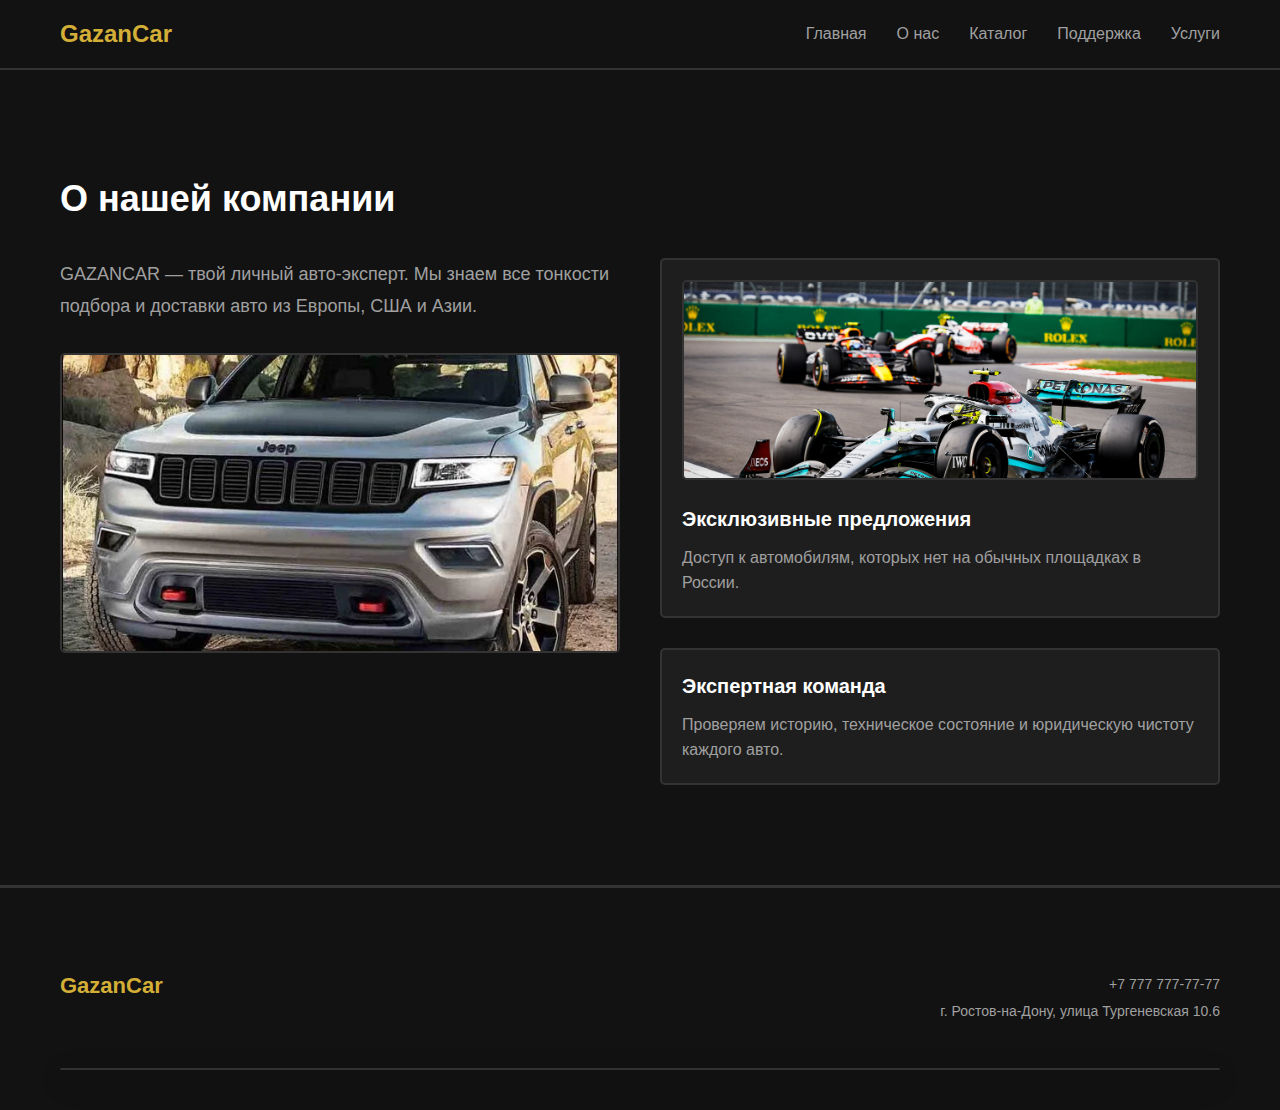
<file: about.html>
<!DOCTYPE html>
<html lang="ru">
<head>
    <meta charset="UTF-8">
    <meta name="viewport" content="width=device-width, initial-scale=1.0">
    <meta name="description" content="GazanCar — подбор и доставка автомобилей из Европы, США и Азии с полной поддержкой: подбор, проверка, доставка, оформление.">
    <meta name="keywords" content="автомобиль из европы, авто из сша, авто из азии, купить машину за границей, подбор авто, доставка авто, GazanCar">
    <title>О нас - GazanCar</title>
    <link rel="stylesheet" href="css/base.css">
    <link rel="stylesheet" href="css/header.css">
    <link rel="stylesheet" href="css/about.css">
    <link rel="stylesheet" href="css/footer.css">
    <link rel="stylesheet" href="css/responsive.css">
</head>
<body class="page">
    <header class="header page__header site-header">
        <div class="container">
            <div class="header-content site-header__content">
                <div class="logo site-header__logo">GazanCar</div>
                <nav class="nav site-header__nav" aria-label="Основная навигация">
                    <a href="index.html" class="nav-link site-header__link">Главная</a>
                    <a href="about.html" class="nav-link site-header__link">О нас</a>
                    <a href="catalog.html" class="nav-link site-header__link">Каталог</a>
                    <a href="contact.html" class="nav-link site-header__link">Поддержка</a>
                    <a href="services.html" class="nav-link site-header__link">Услуги</a>
                </nav>
            </div>
        </div>
    </header>

    <main class="page__main">
        <section id="about" class="about page__section">
        <div class="container">
            <h2 class="section-title">О нашей компании</h2>
                <div class="about-content about__content">
                    <div class="about-main about__main">
                        <p class="about-text about__text">
                            GAZANCAR — твой личный авто‑эксперт. Мы знаем все тонкости подбора и доставки авто из Европы, США и Азии.
                        </p>
                        <img src="cars/zastavka 1.jpg" alt="О компании GazanCar" class="about-image about__image">
                </div>
                    <div class="about-features about__features">
                        <div class="feature-card about__feature-card">
                        <img src="cars/zastavka 2.jpg" alt="Эксклюзивные предложения" class="feature-image">
                        <h3>Эксклюзивные предложения</h3>
                            <p>Доступ к автомобилям, которых нет на обычных площадках в России.</p>
                    </div>
                        <div class="feature-card about__feature-card">
                        <h3>Экспертная команда</h3>
                            <p>Проверяем историю, техническое состояние и юридическую чистоту каждого авто.</p>
                    </div>
                </div>
            </div>
        </div>
    </section>
    </main>

    <footer class="footer page__footer">
        <div class="container">
            <div class="footer-content">
                <div class="footer-logo">GazanCar</div>
                <div class="footer-contact">
                    <p>+7 777 777-77-77</p>
                    <p>г. Ростов-на-Дону, улица Тургеневская 10.6</p>
                </div>
            </div>
            <div class="footer-map">
                <div class="footer-map__frame">
                    <script type="text/javascript" charset="utf-8" async
                        src="https://api-maps.yandex.ru/services/constructor/1.0/js/?um=constructor%3A6caa7d4ef11d6cbcf8a547b01a1f49b8f861519a54999314e1cf1a58839e0409&amp;width=100%25&amp;height=300&amp;lang=ru_RU&amp;scroll=true">
                    </script>
                </div>
            </div>
        </div>
    </footer>
</body>
</html>
</file>
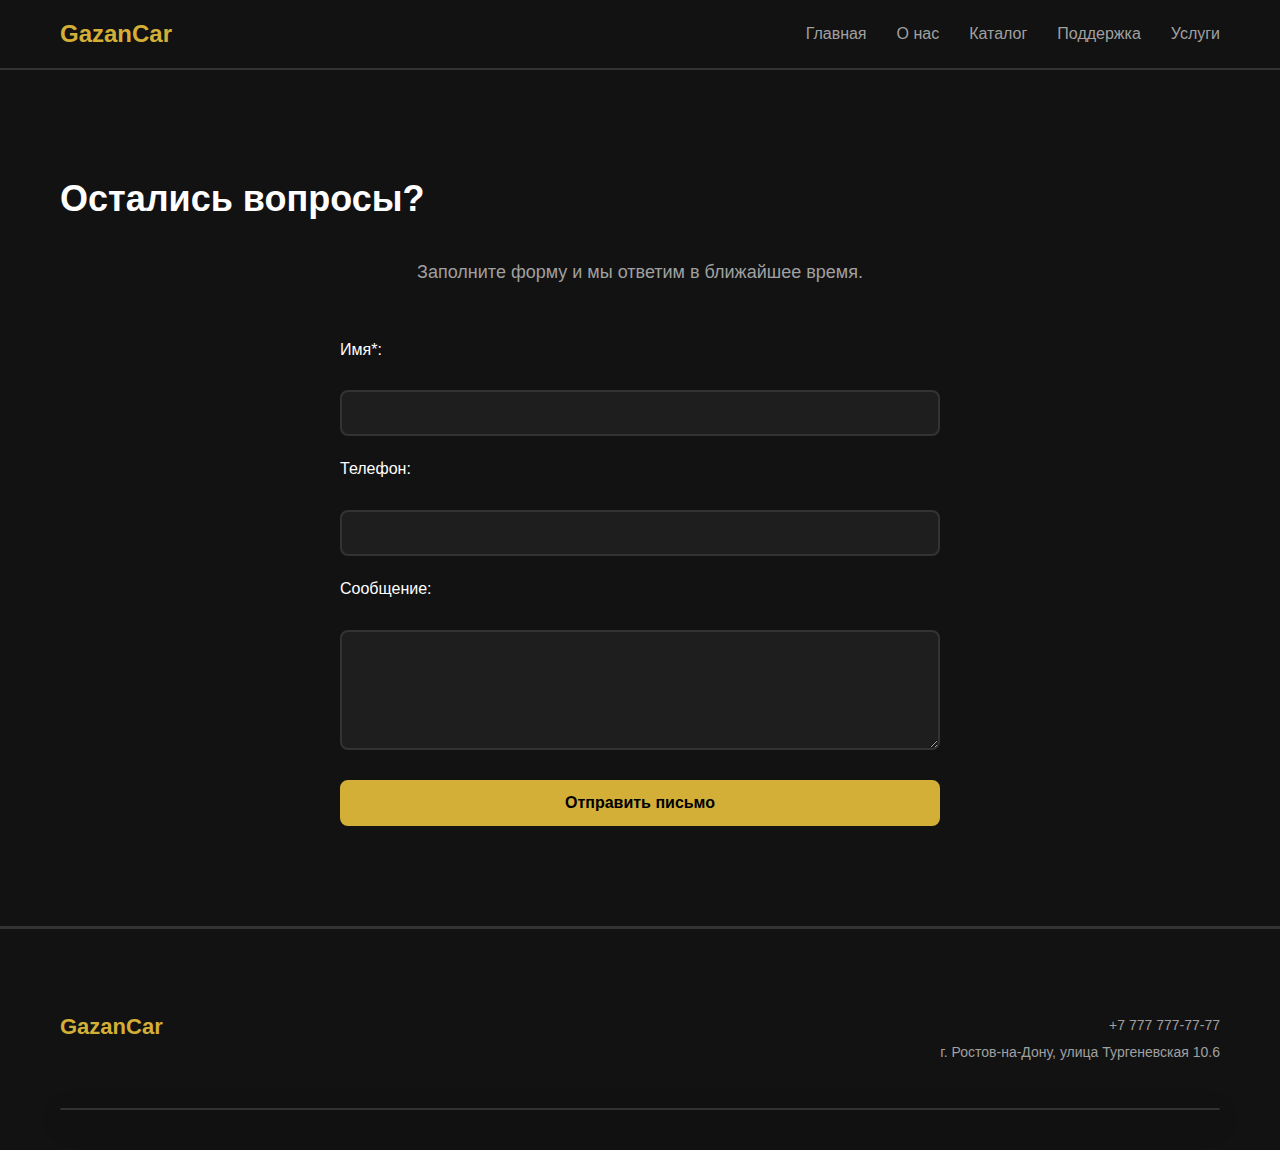
<file: contact.html>
<!DOCTYPE html>
<html lang="ru">
<head>
    <meta charset="UTF-8">
    <meta name="viewport" content="width=device-width, initial-scale=1.0">
    <meta name="description" content="GazanCar — свяжитесь с нами для подбора и доставки автомобилей">
    <meta name="keywords" content="контакты, поддержка, форма обратной связи, GazanCar">
    <title>Поддержка - GazanCar</title>
    <link rel="stylesheet" href="css/base.css">
    <link rel="stylesheet" href="css/header.css">
    <link rel="stylesheet" href="css/buttons.css">
    <link rel="stylesheet" href="css/contact.css">
    <link rel="stylesheet" href="css/footer.css">
    <link rel="stylesheet" href="css/responsive.css">
</head>
<body class="page">
    <header class="header page__header site-header">
        <div class="container">
            <div class="header-content site-header__content">
                <div class="logo site-header__logo">GazanCar</div>
                <nav class="nav site-header__nav" aria-label="Основная навигация">
                    <a href="index.html" class="nav-link site-header__link">Главная</a>
                    <a href="about.html" class="nav-link site-header__link">О нас</a>
                    <a href="catalog.html" class="nav-link site-header__link">Каталог</a>
                    <a href="contact.html" class="nav-link site-header__link">Поддержка</a>
                    <a href="services.html" class="nav-link site-header__link">Услуги</a>
                </nav>
            </div>
        </div>
    </header>

    <main class="page__main">
        <section id="contact" class="contact page__section">
        <div class="container">
            <h2 class="section-title">Остались вопросы?</h2>
                <p class="contact-description contact__description">
                    Заполните форму и мы ответим в ближайшее время.
                </p>

                <form id="contactForm" class="contact-form contact__form">
                    <label for="contact-name" class="form-label">Имя*:</label>
                    <input type="text" id="contact-name" class="form-input contact__input" required>

                    <label for="contact-phone" class="form-label">Телефон:</label>
                    <input type="tel" id="contact-phone" class="form-input contact__input">

                    <label for="contact-message" class="form-label">Сообщение:</label>
                    <textarea id="contact-message" class="form-textarea contact__textarea" rows="4"></textarea>

                    <button type="submit" class="btn-primary contact__submit" id="submitBtn">Отправить письмо</button>
                </form>
            </div>
        </section>
    </main>

    <footer class="footer page__footer">
        <div class="container">
            <div class="footer-content">
                <div class="footer-logo">GazanCar</div>
                <div class="footer-contact">
                    <p>+7 777 777-77-77</p>
                    <p>г. Ростов-на-Дону, улица Тургеневская 10.6</p>
                </div>
            </div>
            <div class="footer-map">
                <div class="footer-map__frame">
                    <script type="text/javascript" charset="utf-8" async
                        src="https://api-maps.yandex.ru/services/constructor/1.0/js/?um=constructor%3A6caa7d4ef11d6cbcf8a547b01a1f49b8f861519a54999314e1cf1a58839e0409&amp;width=100%25&amp;height=300&amp;lang=ru_RU&amp;scroll=true">
                    </script>
                </div>
            </div>
        </div>
    </footer>

    <script src="js/main.js"></script>
</body>
</html>
</file>
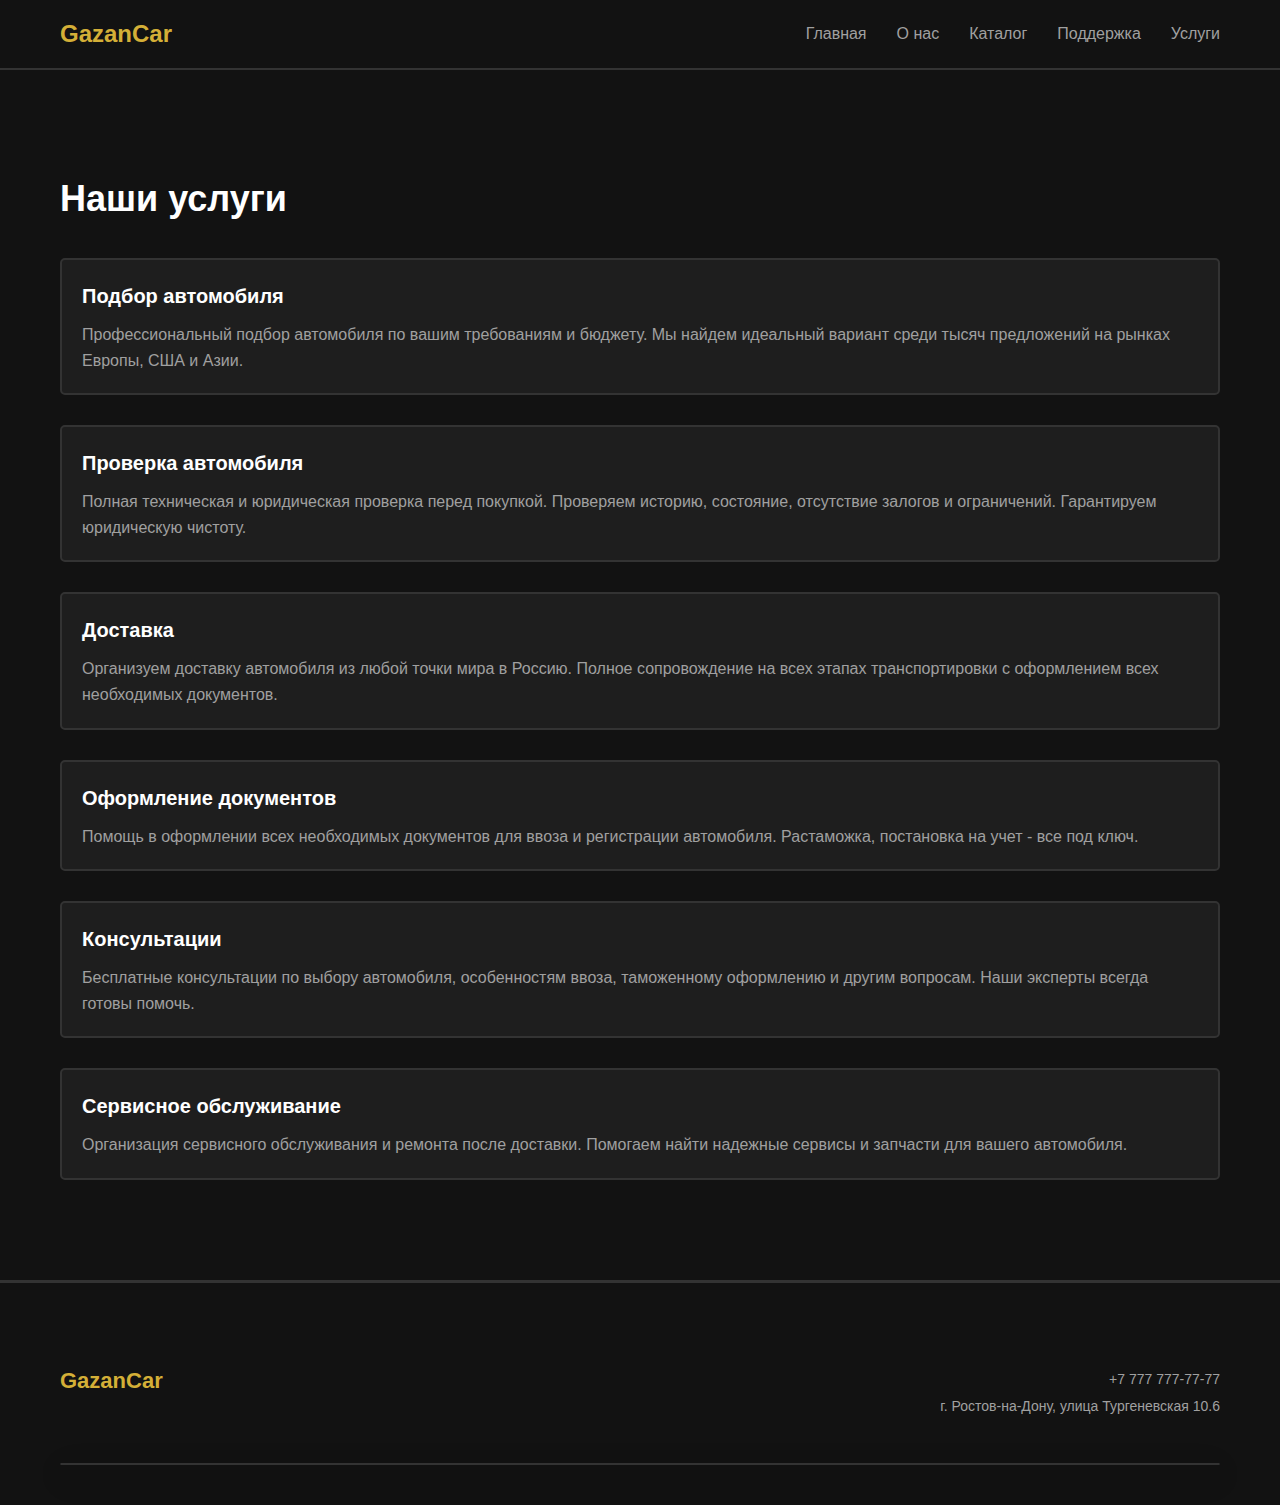
<file: services.html>
<!DOCTYPE html>
<html lang="ru">
<head>
    <meta charset="UTF-8">
    <meta name="viewport" content="width=device-width, initial-scale=1.0">
    <meta name="description" content="GazanCar — услуги по подбору и доставке автомобилей из Европы, США и Азии">
    <meta name="keywords" content="услуги, подбор авто, доставка авто, оформление документов, GazanCar">
    <title>Услуги - GazanCar</title>
    <link rel="stylesheet" href="css/base.css">
    <link rel="stylesheet" href="css/header.css">
    <link rel="stylesheet" href="css/about.css">
    <link rel="stylesheet" href="css/footer.css">
    <link rel="stylesheet" href="css/responsive.css">
</head>
<body class="page">
    <header class="header page__header site-header">
        <div class="container">
            <div class="header-content site-header__content">
                <div class="logo site-header__logo">GazanCar</div>
                <nav class="nav site-header__nav" aria-label="Основная навигация">
                    <a href="index.html" class="nav-link site-header__link">Главная</a>
                    <a href="about.html" class="nav-link site-header__link">О нас</a>
                    <a href="catalog.html" class="nav-link site-header__link">Каталог</a>
                    <a href="contact.html" class="nav-link site-header__link">Поддержка</a>
                    <a href="services.html" class="nav-link site-header__link">Услуги</a>
                </nav>
            </div>
        </div>
    </header>

    <main class="page__main">
        <section class="about page__section">
        <div class="container">
            <h2 class="section-title">Наши услуги</h2>
                <div class="about-features about__features">
                    <div class="feature-card about__feature-card">
                        <h3>Подбор автомобиля</h3>
                        <p>Профессиональный подбор автомобиля по вашим требованиям и бюджету. Мы найдем идеальный вариант среди тысяч предложений на рынках Европы, США и Азии.</p>
                    </div>
                    <div class="feature-card about__feature-card">
                        <h3>Проверка автомобиля</h3>
                        <p>Полная техническая и юридическая проверка перед покупкой. Проверяем историю, состояние, отсутствие залогов и ограничений. Гарантируем юридическую чистоту.</p>
                    </div>
                    <div class="feature-card about__feature-card">
                        <h3>Доставка</h3>
                        <p>Организуем доставку автомобиля из любой точки мира в Россию. Полное сопровождение на всех этапах транспортировки с оформлением всех необходимых документов.</p>
                    </div>
                    <div class="feature-card about__feature-card">
                        <h3>Оформление документов</h3>
                        <p>Помощь в оформлении всех необходимых документов для ввоза и регистрации автомобиля. Растаможка, постановка на учет - все под ключ.</p>
                    </div>
                    <div class="feature-card about__feature-card">
                        <h3>Консультации</h3>
                        <p>Бесплатные консультации по выбору автомобиля, особенностям ввоза, таможенному оформлению и другим вопросам. Наши эксперты всегда готовы помочь.</p>
                    </div>
                    <div class="feature-card about__feature-card">
                        <h3>Сервисное обслуживание</h3>
                        <p>Организация сервисного обслуживания и ремонта после доставки. Помогаем найти надежные сервисы и запчасти для вашего автомобиля.</p>
                    </div>
                </div>
            </div>
        </div>
    </section>
    </main>

    <footer class="footer page__footer">
        <div class="container">
            <div class="footer-content">
                <div class="footer-logo">GazanCar</div>
                <div class="footer-contact">
                    <p>+7 777 777-77-77</p>
                    <p>г. Ростов-на-Дону, улица Тургеневская 10.6</p>
                </div>
            </div>
            <div class="footer-map">
                <div class="footer-map__frame">
                    <script type="text/javascript" charset="utf-8" async
                        src="https://api-maps.yandex.ru/services/constructor/1.0/js/?um=constructor%3A6caa7d4ef11d6cbcf8a547b01a1f49b8f861519a54999314e1cf1a58839e0409&amp;width=100%25&amp;height=300&amp;lang=ru_RU&amp;scroll=true">
                    </script>
                </div>
            </div>
        </div>
    </footer>
</body>
</html>
</file>
<file: css/base.css>
* {
    margin: 0;
    padding: 0;
    box-sizing: border-box;
}

html {
    scroll-behavior: smooth;
}

body {
    font-family: -apple-system, BlinkMacSystemFont, 'Segoe UI', Roboto, 'Helvetica Neue', Arial, sans-serif;
    line-height: 1.6;
    color: #A0A0A0;
    background: #121212;
    background-attachment: fixed;
    overflow-x: hidden;
}

.container {
    max-width: 1200px;
    margin: 0 auto;
    padding: 0 20px;
}

.section-title {
    font-size: 36px;
    font-weight: bold;
    margin-bottom: 30px;
    color: #FFFFFF;
    display: inline-block;
}

.page {
    min-height: 100vh;
    display: flex;
    flex-direction: column;
}

.page__main {
    flex: 1 1 auto;
    display: flex;
    flex-direction: column;
    gap: 0;
}

.page__section {
    scroll-margin-top: 90px;
}

.site-info {
    padding: 100px 0;
    background: #0f0f0f;
    border-top: 1px solid #333333;
    border-bottom: 1px solid #333333;
}

.site-info__grid {
    display: grid;
    grid-template-columns: repeat(auto-fit, minmax(260px, 1fr));
    gap: 24px;
}

.site-info__item {
    background: #1E1E1E;
    padding: 24px;
    border-radius: 14px;
    border: 1px solid #333333;
    box-shadow: 0 4px 12px rgba(0, 0, 0, 0.35);
    display: flex;
    flex-direction: column;
    gap: 10px;
}

.site-info__label {
    color: #FFFFFF;
    font-size: 18px;
    font-weight: 600;
}

.site-info__value {
    color: #A0A0A0;
    line-height: 1.6;
}

.site-info__tags {
    list-style: none;
    display: flex;
    flex-wrap: wrap;
    gap: 10px;
}

.site-info__tags li {
    background: #2a2a2a;
    color: #D4AF37;
    padding: 6px 12px;
    border-radius: 20px;
    border: 1px solid #333333;
    font-size: 14px;
}

.map-section {
    padding: 100px 0;
    background: #121212;
    border-top: 1px solid #333333;
    border-bottom: 1px solid #333333;
}

.map-section__description {
    color: #A0A0A0;
    margin-bottom: 24px;
    max-width: 720px;
}

.map-section__frame {
    border-radius: 18px;
    overflow: hidden;
    box-shadow: 0 10px 30px rgba(0, 0, 0, 0.45);
    border: 1px solid #333333;
}

.map-section__frame iframe {
    width: 100%;
    min-height: 360px;
    border: none;
}
</file>
<file: css/header.css>
.header {
    background: #121212;
    padding: 15px 0;
    border-bottom: 2px solid #333333;
    position: sticky;
    top: 0;
    z-index: 1000;
}

.header-content,
.site-header__content {
    display: flex;
    justify-content: space-between;
    align-items: center;
}

.logo,
.site-header__logo {
    font-size: 24px;
    font-weight: bold;
    color: #D4AF37;
    cursor: pointer;
    transition: color 0.3s ease;
}

.logo:hover,
.site-header__logo:hover {
    color: #FFFFFF;
}

.nav,
.site-header__nav {
    display: flex;
    gap: 30px;
}

.nav-link,
.site-header__link {
    text-decoration: none;
    color: #A0A0A0;
    font-weight: normal;
    transition: color 0.3s ease;
}

.nav-link:hover,
.site-header__link:hover {
    color: #D4AF37;
}
</file>
<file: css/hero.css>
.hero {
    padding: 60px 0;
    background: #121212;
    border-bottom: 2px solid #333333;
}

.hero-content,
.hero__content {
    display: grid;
    grid-template-columns: 1fr 1fr;
    gap: 60px;
    align-items: center;
    position: relative;
    z-index: 1;
}

.hero-text,
.hero__text {
}

.hero-title,
.hero__title {
    font-size: 40px;
    font-weight: bold;
    margin-bottom: 15px;
    color: #FFFFFF;
}

.hero-subtitle,
.hero__subtitle {
    font-size: 18px;
    color: #A0A0A0;
    margin-bottom: 30px;
}

.hero-image,
.hero__image {
    height: 350px;
}

.hero-car-image,
.hero__image-content {
    width: 100%;
    height: 100%;
    object-fit: cover;
    border-radius: 5px;
    border: 2px solid #333333;
}
</file>
<file: css/buttons.css>
.btn-primary {
    background: #D4AF37;
    color: #000000;
    padding: 12px 30px;
    border: 2px solid #D4AF37;
    border-radius: 8px;
    font-size: 16px;
    font-weight: bold;
    cursor: pointer;
    display: inline-block;
    text-decoration: none;
    text-align: center;
    transition: all 0.3s ease;
}


.btn-primary:hover {
    background: #B8952E;
    border-color: #B8952E;
    transform: translateY(-2px);
    box-shadow: 0 4px 8px rgba(212, 175, 55, 0.3);
}

.btn-secondary {
    width: 100%;
    padding: 10px 20px;
    background: transparent;
    color: #D4AF37;
    border: 2px solid #D4AF37;
    border-radius: 8px;
    font-size: 14px;
    font-weight: 600;
    cursor: pointer;
    display: inline-block;
    text-align: center;
    text-decoration: none;
    transition: all 0.3s ease;
}


.btn-secondary:hover {
    background: #D4AF37;
    color: #000000;
    border-color: #D4AF37;
    transform: translateY(-2px);
    box-shadow: 0 4px 12px rgba(212, 175, 55, 0.4);
}
</file>
<file: css/footer.css>
.footer {
    background: #121212;
    color: #A0A0A0;
    padding: 80px 0 40px;
    border-top: 2px solid #333333;
}

.footer-content {
    display: flex;
    justify-content: space-between;
    align-items: flex-start;
    flex-wrap: wrap;
    gap: 40px;
    margin-bottom: 40px;
}

.footer-logo {
    font-size: 22px;
    font-weight: bold;
    color: #D4AF37;
}

.footer-contact {
    text-align: right;
}

.footer-contact p {
    margin: 5px 0;
    color: #A0A0A0;
    font-size: 14px;
}

.footer-map {
    width: 100%;
    margin-top: 40px;
}

.footer-map__frame {
    border-radius: 18px;
    overflow: hidden;
    box-shadow: 0 10px 30px rgba(0, 0, 0, 0.45);
    border: 1px solid #333333;
    width: 100%;
}

.footer-map__frame iframe {
    width: 100%;
    min-height: 300px;
    border: none;
}
</file>
<file: css/responsive.css>
@media (max-width: 1024px) {
    .container {
        padding: 0 16px;
    }

    .header-content {
        gap: 16px;
        flex-wrap: wrap;
    }

    .nav {
        flex-wrap: wrap;
        justify-content: center;
        row-gap: 10px;
    }

    .hero-image {
        height: 360px;
    }

    .catalog-grid {
        grid-template-columns: repeat(3, 1fr);
        gap: 20px;
    }

    .map-section__frame iframe {
        min-height: 320px;
    }

    .footer-map__frame iframe {
        min-height: 280px;
    }
}

@media (max-width: 768px) {
    .hero-content {
        grid-template-columns: 1fr;
        gap: 40px;
    }

    .hero-title {
        font-size: 36px;
    }

    .hero-subtitle {
        font-size: 18px;
    }

    .about-content {
        grid-template-columns: 1fr;
    }

    .section-title {
        font-size: 36px;
    }

    .catalog-grid {
        grid-template-columns: repeat(2, 1fr);
        gap: 16px;
    }

    .nav {
        gap: 15px;
    }

    .nav-link {
        font-size: 14px;
    }

    .hero-image {
        height: 300px;
    }

    .footer-content {
        flex-direction: column;
        text-align: center;
    }

    .footer-contact {
        text-align: center;
    }

    .modal-content {
        width: 95%;
        margin: 20px auto;
    }

    .modal-body {
        padding: 30px 20px;
    }

    .modal-car-name {
        font-size: 28px;
    }

    .modal-car-price {
        font-size: 24px;
    }

    .specs-list {
        grid-template-columns: 1fr;
    }

    .modal-close {
        right: 15px;
        top: 15px;
        width: 35px;
        height: 35px;
        font-size: 28px;
    }

    .map-section__frame iframe {
        min-height: 280px;
    }

    .footer-map__frame iframe {
        min-height: 250px;
    }
}

@media (max-width: 480px) {
    .hero-title {
        font-size: 28px;
    }

    .hero-subtitle {
        font-size: 16px;
    }

    .section-title {
        font-size: 28px;
    }

    .btn-primary {
        padding: 14px 30px;
        font-size: 14px;
    }

    .catalog-grid {
        grid-template-columns: 1fr;
        gap: 16px;
    }

    .catalog-filters {
        gap: 6px;
        margin-bottom: 24px;
    }

    .filter-btn {
        padding: 8px 16px;
        font-size: 13px;
    }

    .car-card-info {
        padding: 16px;
    }

    .car-name {
        font-size: 16px;
    }

    .car-price {
        font-size: 18px;
    }

    .car-card-image {
        height: 200px;
    }

    .map-section__frame iframe {
        min-height: 240px;
    }

    .footer-map__frame iframe {
        min-height: 220px;
    }
}
</file>
<file: site/css/base.css>
* {
    margin: 0;
    padding: 0;
    box-sizing: border-box;
}

html {
    scroll-behavior: smooth;
}

body {
    font-family: -apple-system, BlinkMacSystemFont, 'Segoe UI', Roboto, 'Helvetica Neue', Arial, sans-serif;
    line-height: 1.6;
    color: #A0A0A0;
    background: #121212;
    background-attachment: fixed;
    overflow-x: hidden;
}

.container {
    max-width: 1200px;
    margin: 0 auto;
    padding: 0 20px;
}

.section-title {
    font-size: 48px;
    font-weight: 700;
    margin-bottom: 60px;
    color: #FFFFFF;
    letter-spacing: -1px;
    position: relative;
    display: inline-block;
}

.section-title::after {
    content: '';
    position: absolute;
    bottom: -10px;
    left: 0;
    width: 60px;
    height: 4px;
    background: #D4AF37;
    border-radius: 2px;
}
</file>
<file: site/css/header.css>
/* Header Styles */
.header {
    background: #121212;
    padding: 20px 0;
    box-shadow: 0 4px 15px rgba(0, 0, 0, 0.4);
    position: sticky;
    top: 0;
    z-index: 1000;
    transition: all 0.3s ease;
    border-bottom: 1px solid #333333;
}

.header.scrolled {
    padding: 15px 0;
    box-shadow: 0 6px 25px rgba(0, 0, 0, 0.6);
    background: #121212;
}

.header-content {
    display: flex;
    justify-content: space-between;
    align-items: center;
}

.logo {
    font-size: 24px;
    font-weight: 700;
    color: #FFFFFF;
    letter-spacing: -0.5px;
    position: relative;
    cursor: pointer;
    transition: transform 0.3s ease;
}

.logo:hover {
    transform: scale(1.05);
    color: #D4AF37;
}

.logo::after {
    content: '';
    position: absolute;
    bottom: -2px;
    left: 0;
    width: 100%;
    height: 2px;
    background: #D4AF37;
}

.nav {
    display: flex;
    gap: 30px;
}

.nav-link {
    text-decoration: none;
    color: #A0A0A0;
    font-weight: 500;
    transition: all 0.3s ease;
    position: relative;
}

.nav-link::after {
    content: '';
    position: absolute;
    bottom: -5px;
    left: 0;
    width: 0;
    height: 2px;
    background: #D4AF37;
    transition: width 0.3s ease;
}

.nav-link:hover {
    color: #FFFFFF;
    transform: translateY(-2px);
}

.nav-link:hover::after {
    width: 100%;
}
</file>
<file: site/css/hero.css>
.hero {
    padding: 80px 0;
    background: #121212;
    position: relative;
    overflow: hidden;
    border-bottom: 1px solid #333333;
}

.hero::before {
    content: '';
    position: absolute;
    top: 0;
    left: 0;
    right: 0;
    bottom: 0;
    background: radial-gradient(circle at 20% 50%, rgba(212, 175, 55, 0.05) 0%, transparent 50%);
    pointer-events: none;
}

.hero-content {
    display: grid;
    grid-template-columns: 1fr 1fr;
    gap: 60px;
    align-items: center;
    position: relative;
    z-index: 1;
}

.hero-text {
    animation: fadeInLeft 1s ease;
}

@keyframes fadeInLeft {
    from {
        opacity: 0;
        transform: translateX(-30px);
    }
    to {
        opacity: 1;
        transform: translateX(0);
    }
}

.hero-title {
    font-size: 56px;
    font-weight: 700;
    line-height: 1.2;
    margin-bottom: 20px;
    color: #FFFFFF;
    letter-spacing: -1px;
}

.hero-subtitle {
    font-size: 20px;
    color: #A0A0A0;
    margin-bottom: 40px;
    line-height: 1.5;
}

.hero-image {
    position: relative;
    height: 400px;
    animation: fadeInRight 1s ease;
}

@keyframes fadeInRight {
    from {
        opacity: 0;
        transform: translateX(30px);
    }
    to {
        opacity: 1;
        transform: translateX(0);
    }
}

.hero-car-image {
    width: 100%;
    height: 100%;
    object-fit: cover;
    border-radius: 20px;
    box-shadow: 0 8px 25px rgba(0, 0, 0, 0.4);
}
</file>
<file: site/css/buttons.css>
.btn-primary {
    background: #D4AF37;
    color: #000000;
    padding: 16px 40px;
    border: none;
    border-radius: 50px;
    font-size: 16px;
    font-weight: 600;
    cursor: pointer;
    transition: all 0.3s ease;
    box-shadow: 0 4px 15px rgba(0, 0, 0, 0.3);
    position: relative;
    overflow: hidden;
    border: 1px solid #D4AF37;
    display: inline-block;
    text-decoration: none;
    text-align: center;
}


.btn-primary:hover {
    background: #B8952E;
    transform: translateY(-2px);
    box-shadow: 0 6px 20px rgba(0, 0, 0, 0.4);
    color: #000000;
    border-color: #B8952E;
}

.btn-secondary {
    width: 100%;
    padding: 12px 24px;
    background: #D4AF37;
    color: #000000;
    border: 1px solid #D4AF37;
    border-radius: 8px;
    font-size: 14px;
    font-weight: 600;
    cursor: pointer;
    transition: all 0.3s ease;
    position: relative;
    overflow: hidden;
    box-shadow: 0 2px 8px rgba(0, 0, 0, 0.3);
    display: inline-block;
    text-align: center;
    text-decoration: none;
}


.btn-secondary:hover {
    background: #B8952E;
    transform: translateY(-2px);
    color: #000000;
    box-shadow: 0 4px 15px rgba(0, 0, 0, 0.4);
    border-color: #B8952E;
}
</file>
<file: site/css/about.css>
/* About Section */
.about {
    padding: 100px 0;
    background: #121212;
    border-bottom: 1px solid #333333;
}

.about-content {
    display: grid;
    grid-template-columns: 1fr 1fr;
    gap: 40px;
}

.about-main {
    display: flex;
    flex-direction: column;
    gap: 30px;
}

.about-text {
    font-size: 18px;
    line-height: 1.8;
    color: #A0A0A0;
}

.about-image {
    width: 100%;
    height: 300px;
    object-fit: cover;
    border-radius: 15px;
    box-shadow: 0 6px 20px rgba(0, 0, 0, 0.4);
}

.about-features {
    display: flex;
    flex-direction: column;
    gap: 30px;
}

.feature-card {
    background: #1E1E1E;
    padding: 30px;
    border-radius: 15px;
    transition: all 0.3s ease;
    border: 1px solid #333333;
    box-shadow: 0 4px 15px rgba(0, 0, 0, 0.3);
}

.feature-card:hover {
    transform: translateY(-5px);
    box-shadow: 0 10px 30px rgba(0, 0, 0, 0.5);
    border-color: #D4AF37;
}

.feature-image {
    width: 100%;
    height: 200px;
    object-fit: cover;
    border-radius: 10px;
    margin-bottom: 20px;
    box-shadow: 0 4px 12px rgba(0, 0, 0, 0.3);
}

.feature-card h3 {
    font-size: 22px;
    font-weight: 600;
    margin-bottom: 10px;
    color: #FFFFFF;
}

.feature-card p {
    font-size: 16px;
    color: #A0A0A0;
    line-height: 1.6;
}
</file>
<file: site/css/catalog.css>
/* Catalog Section */
.catalog {
    padding: 100px 0;
    background: #121212;
    border-bottom: 1px solid #333333;
}

.catalog-filters {
    display: flex;
    gap: 15px;
    margin-bottom: 50px;
    flex-wrap: wrap;
    justify-content: center;
}

.filter-btn {
    padding: 12px 30px;
    background: #1E1E1E;
    border: 1px solid #333333;
    border-radius: 50px;
    font-size: 16px;
    font-weight: 500;
    cursor: pointer;
    transition: all 0.3s ease;
    color: #A0A0A0;
    position: relative;
    overflow: hidden;
    display: inline-block;
}

.filter-btn input[type="radio"] {
    display: none;
}

.filter-btn span {
    display: block;
}


.filter-btn:hover {
    border-color: #D4AF37;
    color: #FFFFFF;
    background: #1E1E1E;
    transform: scale(1.05);
}

.filter-btn input[type="radio"]:checked + span {
    color: #000000;
}

.filter-btn:has(input[type="radio"]:checked) {
    background: #D4AF37;
    color: #000000;
    border-color: #D4AF37;
}

.catalog-grid {
    display: grid;
    grid-template-columns: repeat(auto-fit, minmax(280px, 1fr));
    gap: 30px;
}

.car-card {
    background-color: #1E1E1E;
    border-radius: 15px;
    overflow: hidden;
    box-shadow: 0 4px 15px rgba(0, 0, 0, 0.3);
    transition: all 0.3s ease;
    opacity: 1;
    transform: scale(1);
    animation: fadeInUp 0.5s ease;
    border: 1px solid #333333;
}

@keyframes fadeInUp {
    from {
        opacity: 0;
        transform: translateY(20px);
    }
    to {
        opacity: 1;
        transform: translateY(0);
    }
}

.car-card:hover {
    transform: translateY(-8px) scale(1.02);
    box-shadow: 0 12px 30px rgba(0, 0, 0, 0.5);
    border-color: #D4AF37;
}

.car-card-image {
    width: 100%;
    height: 200px;
    object-fit: cover;
    display: block;
    transition: transform 0.3s ease;
}

.car-card:hover .car-card-image {
    transform: scale(1.1);
}

.car-card-image-placeholder {
    width: 100%;
    height: 200px;
    background: linear-gradient(135deg, #8B0000 0%, #9a1a2a 40%, #A02040 70%, #D4AF37 100%);
    position: relative;
    overflow: hidden;
    display: block;
}

.car-card-image-placeholder::before {
    content: '🚗';
    position: absolute;
    top: 50%;
    left: 50%;
    transform: translate(-50%, -50%);
    font-size: 80px;
    opacity: 0.3;
}

.car-card-info {
    padding: 25px;
}

.car-name {
    font-size: 20px;
    font-weight: 600;
    margin-bottom: 10px;
    color: #FFFFFF;
}

.car-price {
    font-size: 24px;
    font-weight: 700;
    color: #D4AF37;
    margin-bottom: 20px;
}

/* Фильтрация через CSS */
.car-card {
    display: block;
}

/* Скрываем все карточки, если выбран фильтр "Америка" */
.catalog:has(input[value="america"]:checked) .car-card:not([data-region="america"]) {
    display: none;
}

/* Скрываем все карточки, если выбран фильтр "Азия" */
.catalog:has(input[value="asia"]:checked) .car-card:not([data-region="asia"]) {
    display: none;
}

/* Скрываем все карточки, если выбран фильтр "Европа" */
.catalog:has(input[value="europe"]:checked) .car-card:not([data-region="europe"]) {
    display: none;
}

/* Показываем все карточки, если выбран фильтр "Все" */
.catalog:has(input[value="all"]:checked) .car-card {
    display: block;
}
</file>
<file: site/css/contact.css>
.contact {
    padding: 100px 0;
    background: #121212;
    border-bottom: 1px solid #333333;
}

.contact-description {
    font-size: 18px;
    color: #A0A0A0;
    text-align: center;
    margin-bottom: 50px;
    max-width: 600px;
    margin-left: auto;
    margin-right: auto;
}

.contact-form {
    max-width: 600px;
    margin: 0 auto;
    display: flex;
    flex-direction: column;
    gap: 20px;
}

.form-input,
.form-textarea {
    width: 100%;
    padding: 16px 20px;
    border: 1px solid #333333;
    border-radius: 10px;
    font-size: 16px;
    font-family: inherit;
    transition: all 0.3s ease;
    background-color: #1E1E1E;
    color: #FFFFFF;
}

.form-input::placeholder,
.form-textarea::placeholder {
    color: #A0A0A0;
}

.form-input:focus,
.form-textarea:focus {
    outline: none;
    border-color: #D4AF37;
    box-shadow: 0 0 0 3px rgba(212, 175, 55, 0.2);
    background-color: #1E1E1E;
    transform: translateY(-2px);
}

.form-textarea {
    resize: vertical;
    min-height: 120px;
}

.form-input.error,
.form-textarea.error {
    border-color: #ff4444;
    box-shadow: 0 0 0 3px rgba(255, 68, 68, 0.2);
    background-color: #1E1E1E;
}

.form-success-message {
    background: rgba(212, 175, 55, 0.1);
    border: 1px solid #D4AF37;
    color: #D4AF37;
    padding: 15px;
    border-radius: 10px;
    text-align: center;
    margin-top: 20px;
    display: none;
}

.form-success-message.show {
    display: block;
    animation: slideDown 0.3s ease;
}

@keyframes slideDown {
    from {
        opacity: 0;
        transform: translateY(-10px);
    }
    to {
        opacity: 1;
        transform: translateY(0);
    }
}
</file>
<file: site/css/footer.css>
.footer {
    background: #121212;
    color: #A0A0A0;
    padding: 40px 0;
    border-top: 1px solid #333333;
}

.footer-content {
    display: flex;
    justify-content: space-between;
    align-items: center;
    flex-wrap: wrap;
    gap: 20px;
}

.footer-logo {
    font-size: 24px;
    font-weight: 700;
    letter-spacing: -0.5px;
    color: #FFFFFF;
}

.footer-contact {
    text-align: right;
}

.footer-contact p {
    margin: 5px 0;
    color: #A0A0A0;
    font-size: 14px;
    transition: color 0.3s ease;
}

.footer-contact p:hover {
    color: #FFFFFF;
    transform: translateX(-3px);
}
</file>
<file: site/css/modal.css>
.modal {
    display: none;
    position: fixed;
    z-index: 2000;
    left: 0;
    top: 0;
    width: 100%;
    height: 100%;
    background-color: rgba(0, 0, 0, 0.85);
    animation: fadeIn 0.3s ease;
    overflow-y: auto;
}

.modal:target {
    display: flex;
    align-items: center;
    justify-content: center;
}

@keyframes fadeIn {
    from {
        opacity: 0;
    }
    to {
        opacity: 1;
    }
}

.modal-content {
    background-color: #1E1E1E;
    margin: 20px auto;
    padding: 0;
    border-radius: 15px;
    max-width: 600px;
    width: 90%;
    max-height: 90vh;
    overflow-y: auto;
    box-shadow: 0 10px 50px rgba(0, 0, 0, 0.8);
    animation: slideDown 0.3s ease;
    position: relative;
    border: 1px solid #333333;
}

@keyframes slideDown {
    from {
        transform: translateY(-50px);
        opacity: 0;
    }
    to {
        transform: translateY(0);
        opacity: 1;
    }
}

.modal-close {
    position: absolute;
    right: 15px;
    top: 15px;
    color: #FFFFFF;
    font-size: 28px;
    font-weight: bold;
    cursor: pointer;
    z-index: 2001;
    width: 35px;
    height: 35px;
    display: flex;
    align-items: center;
    justify-content: center;
    background-color: #1E1E1E;
    border-radius: 50%;
    transition: all 0.3s ease;
    border: 1px solid #333333;
    text-decoration: none;
}

.modal-close:hover {
    background-color: #D4AF37;
    color: #000000;
    transform: rotate(90deg) scale(1.1);
    border-color: #D4AF37;
}

.modal-body {
    padding: 25px;
}

.modal-car-image {
    width: 100%;
    max-height: 250px;
    object-fit: cover;
    border-radius: 10px;
    margin-bottom: 20px;
    display: block;
    box-shadow: 0 4px 15px rgba(0, 0, 0, 0.2);
}

.modal-car-details {
    color: #A0A0A0;
}

.modal-car-name {
    font-size: 28px;
    font-weight: 700;
    color: #FFFFFF;
    margin-bottom: 10px;
    letter-spacing: -0.5px;
}

.modal-car-price {
    font-size: 24px;
    font-weight: 700;
    color: #D4AF37;
    margin-bottom: 8px;
}

.modal-car-region {
    font-size: 14px;
    color: #A0A0A0;
    margin-bottom: 15px;
    padding: 6px 12px;
    background: #121212;
    border-radius: 15px;
    display: inline-block;
    border: 1px solid #333333;
}

.modal-car-description {
    font-size: 15px;
    line-height: 1.6;
    color: #A0A0A0;
    margin-bottom: 20px;
    padding: 15px;
    background: #121212;
    border-radius: 8px;
    border-left: 3px solid #D4AF37;
}

.modal-specs {
    margin-top: 20px;
}

.modal-specs h3 {
    font-size: 20px;
    font-weight: 600;
    color: #FFFFFF;
    margin-bottom: 15px;
}

.specs-list {
    list-style: none;
    padding: 0;
    display: grid;
    grid-template-columns: repeat(auto-fit, minmax(200px, 1fr));
    gap: 10px;
}

.specs-list li {
    padding: 10px 15px;
    background: #121212;
    border-radius: 8px;
    font-size: 14px;
    line-height: 1.5;
    border-left: 3px solid #333333;
    transition: all 0.2s ease;
}

.specs-list li:hover {
    transform: translateX(5px);
    box-shadow: 0 4px 10px rgba(0, 0, 0, 0.3);
    background: #1E1E1E;
    border-left-color: #D4AF37;
}

.specs-list li strong {
    color: #FFFFFF;
    display: block;
    margin-bottom: 5px;
}
</file>
<file: site/css/responsive.css>
@media (max-width: 768px) {
    .hero-content {
        grid-template-columns: 1fr;
        gap: 40px;
    }

    .hero-title {
        font-size: 36px;
    }

    .hero-subtitle {
        font-size: 18px;
    }

    .about-content {
        grid-template-columns: 1fr;
    }

    .section-title {
        font-size: 36px;
    }

    .catalog-grid {
        grid-template-columns: 1fr;
    }

    .nav {
        gap: 15px;
    }

    .nav-link {
        font-size: 14px;
    }

    .footer-content {
        flex-direction: column;
        text-align: center;
    }

    .footer-contact {
        text-align: center;
    }

    .modal-content {
        width: 95%;
        margin: 20px auto;
    }

    .modal-body {
        padding: 30px 20px;
    }

    .modal-car-name {
        font-size: 28px;
    }

    .modal-car-price {
        font-size: 24px;
    }

    .specs-list {
        grid-template-columns: 1fr;
    }

    .modal-close {
        right: 15px;
        top: 15px;
        width: 35px;
        height: 35px;
        font-size: 28px;
    }
}

@media (max-width: 480px) {
    .hero-title {
        font-size: 28px;
    }

    .section-title {
        font-size: 28px;
    }

    .btn-primary {
        padding: 14px 30px;
        font-size: 14px;
    }

    .catalog-filters {
        gap: 10px;
    }

    .filter-btn {
        padding: 10px 20px;
        font-size: 14px;
    }
}
</file>
<file: css/about.css>
.about {
    padding: 100px 0;
    background: #121212;
    border-bottom: 1px solid #333333;
}

.about-content,
.about__content {
    display: grid;
    grid-template-columns: 1fr 1fr;
    gap: 40px;
}

.about-main,
.about__main {
    display: flex;
    flex-direction: column;
    gap: 30px;
}

.about-text,
.about__text {
    font-size: 18px;
    line-height: 1.8;
    color: #A0A0A0;
}

.about-image,
.about__image {
    width: 100%;
    height: 300px;
    object-fit: cover;
    border-radius: 5px;
    border: 2px solid #333333;
}

.about-features,
.about__features {
    display: flex;
    flex-direction: column;
    gap: 30px;
}

.feature-card,
.about__feature-card {
    background: #1E1E1E;
    padding: 20px;
    border-radius: 5px;
    border: 2px solid #333333;
}

.feature-card:hover {
    border-color: #D4AF37;
}

.feature-image {
    width: 100%;
    height: 200px;
    object-fit: cover;
    border-radius: 5px;
    margin-bottom: 15px;
    border: 2px solid #333333;
}

.feature-card h3 {
    font-size: 20px;
    font-weight: bold;
    margin-bottom: 10px;
    color: #FFFFFF;
}

.feature-card p {
    font-size: 16px;
    color: #A0A0A0;
    line-height: 1.6;
}
</file>
<file: css/contact.css>
.contact {
    padding: 100px 0;
    background: #121212;
    border-bottom: 1px solid #333333;
}

.contact-description,
.contact__description {
    font-size: 18px;
    color: #A0A0A0;
    text-align: center;
    margin-bottom: 50px;
    max-width: 600px;
    margin-left: auto;
    margin-right: auto;
}

.contact-form,
.contact__form {
    max-width: 600px;
    margin: 0 auto;
    display: flex;
    flex-direction: column;
    gap: 20px;
}

.form-label {
    font-size: 16px;
    font-weight: 500;
    color: #FFFFFF;
    margin-bottom: 8px;
    display: block;
}

.form-input,
.form-textarea,
.contact__input,
.contact__textarea {
    width: 100%;
    padding: 12px 15px;
    border: 2px solid #333333;
    border-radius: 8px;
    font-size: 16px;
    font-family: inherit;
    background-color: #1E1E1E;
    color: #FFFFFF;
    transition: all 0.3s ease;
}

.form-input::placeholder,
.form-textarea::placeholder,
.contact__input::placeholder,
.contact__textarea::placeholder {
    color: #A0A0A0;
}

.form-input:focus,
.form-textarea:focus,
.contact__input:focus,
.contact__textarea:focus {
    outline: none;
    border-color: #D4AF37;
    background-color: #1E1E1E;
    box-shadow: 0 0 0 3px rgba(212, 175, 55, 0.1);
}

.form-textarea,
.contact__textarea {
    resize: vertical;
    min-height: 120px;
}

.form-input.error,
.form-textarea.error,
.contact__input.error,
.contact__textarea.error {
    border-color: #ff4444;
    background-color: #1E1E1E;
}

.form-success-message {
    background: rgba(212, 175, 55, 0.1);
    border: 2px solid #D4AF37;
    color: #D4AF37;
    padding: 15px;
    border-radius: 5px;
    text-align: center;
    margin-top: 20px;
    display: none;
}

.form-success-message.show {
    display: block;
}

.form-message-status {
    padding: 12px;
    border-radius: 5px;
    text-align: center;
    margin-top: 10px;
    font-size: 14px;
}

.form-message-status.success {
    background: rgba(212, 175, 55, 0.1);
    border: 2px solid #D4AF37;
    color: #D4AF37;
    display: block;
}

.form-message-status.error {
    background: rgba(255, 68, 68, 0.1);
    border: 2px solid #ff4444;
    color: #ff4444;
    display: block;
}

.form-message-status.loading {
    background: rgba(160, 160, 160, 0.1);
    border: 2px solid #A0A0A0;
    color: #A0A0A0;
    display: block;
}

.contact__submit,
.contact-form button[type="submit"] {
    width: 100%;
    margin-top: 10px;
    padding: 12px 30px;
    background: #D4AF37;
    color: #000000;
    border: 2px solid #D4AF37;
    border-radius: 8px;
    font-size: 16px;
    font-weight: bold;
    cursor: pointer;
    transition: all 0.3s ease;
}

.contact__submit:hover,
.contact-form button[type="submit"]:hover {
    background: #B8952E;
    border-color: #B8952E;
    transform: translateY(-2px);
    box-shadow: 0 4px 8px rgba(212, 175, 55, 0.3);
}

.contact__submit:active,
.contact-form button[type="submit"]:active {
    transform: translateY(0);
}
</file>
